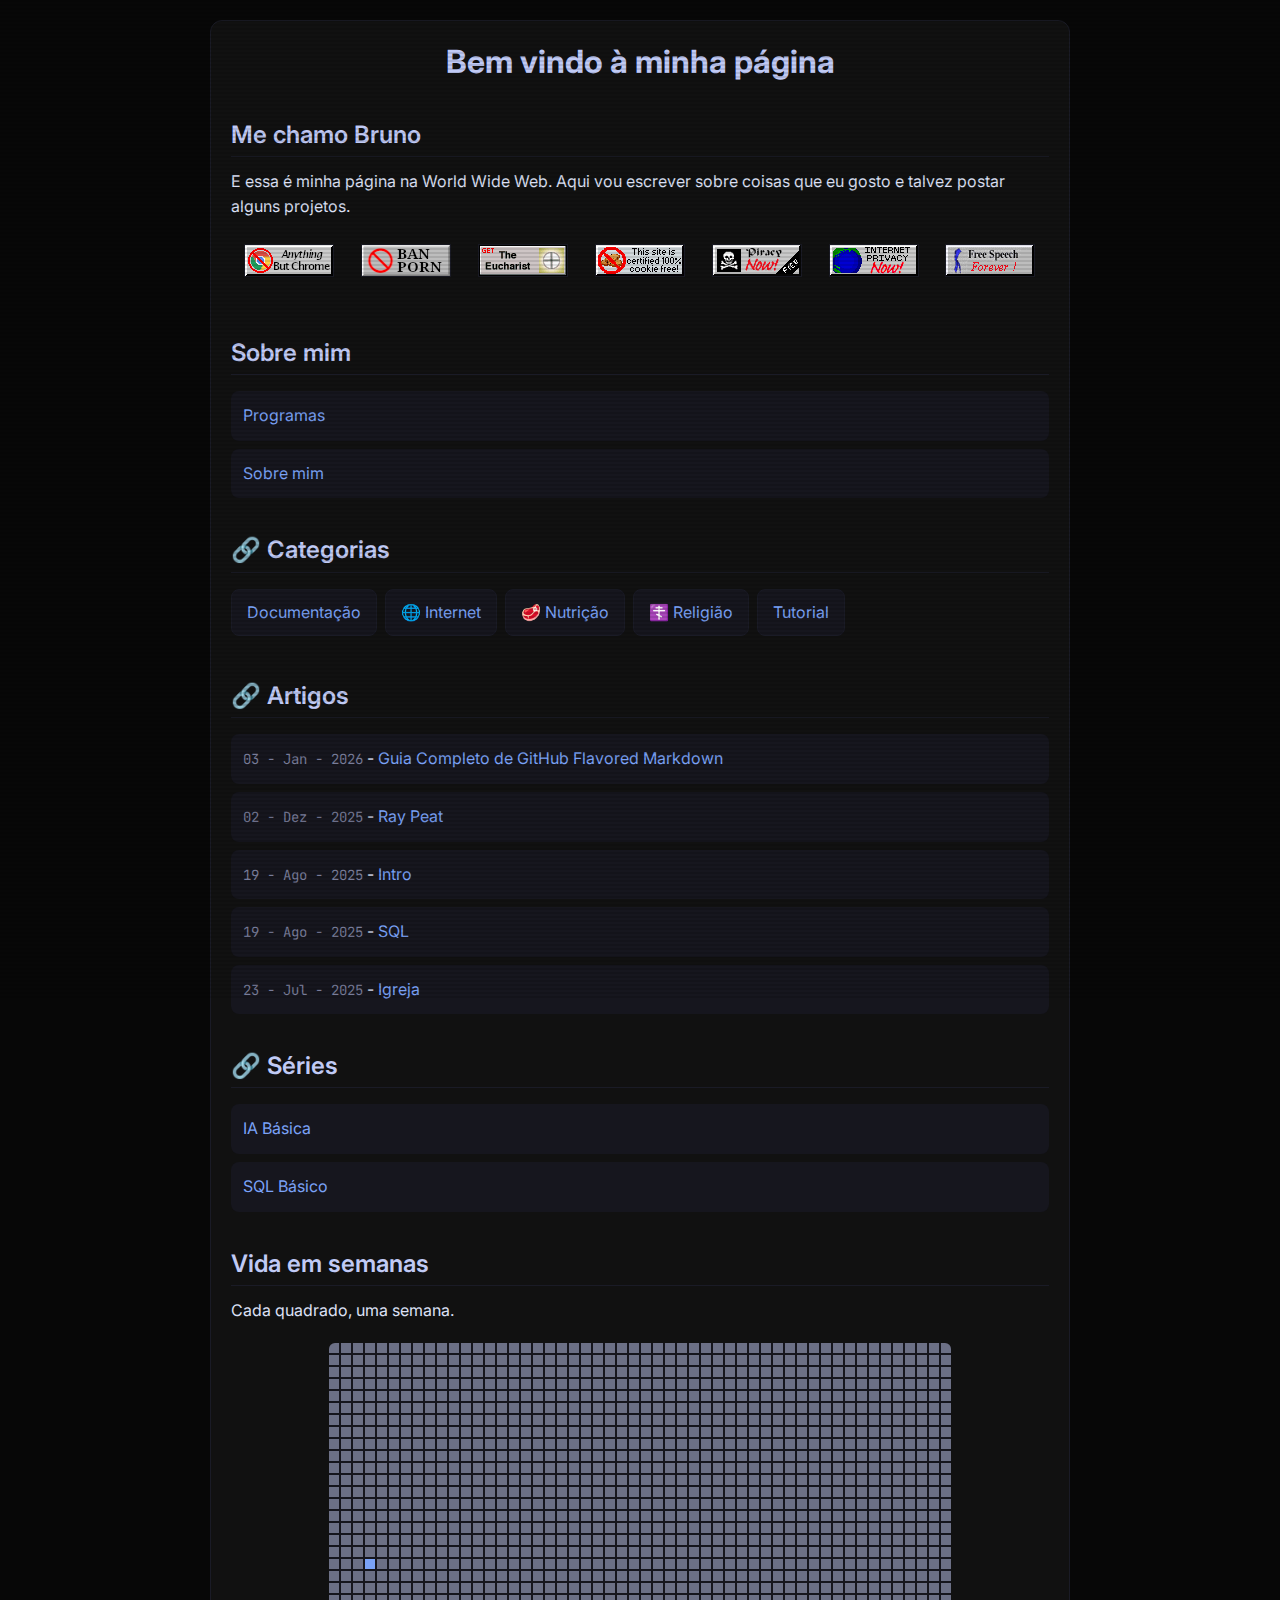
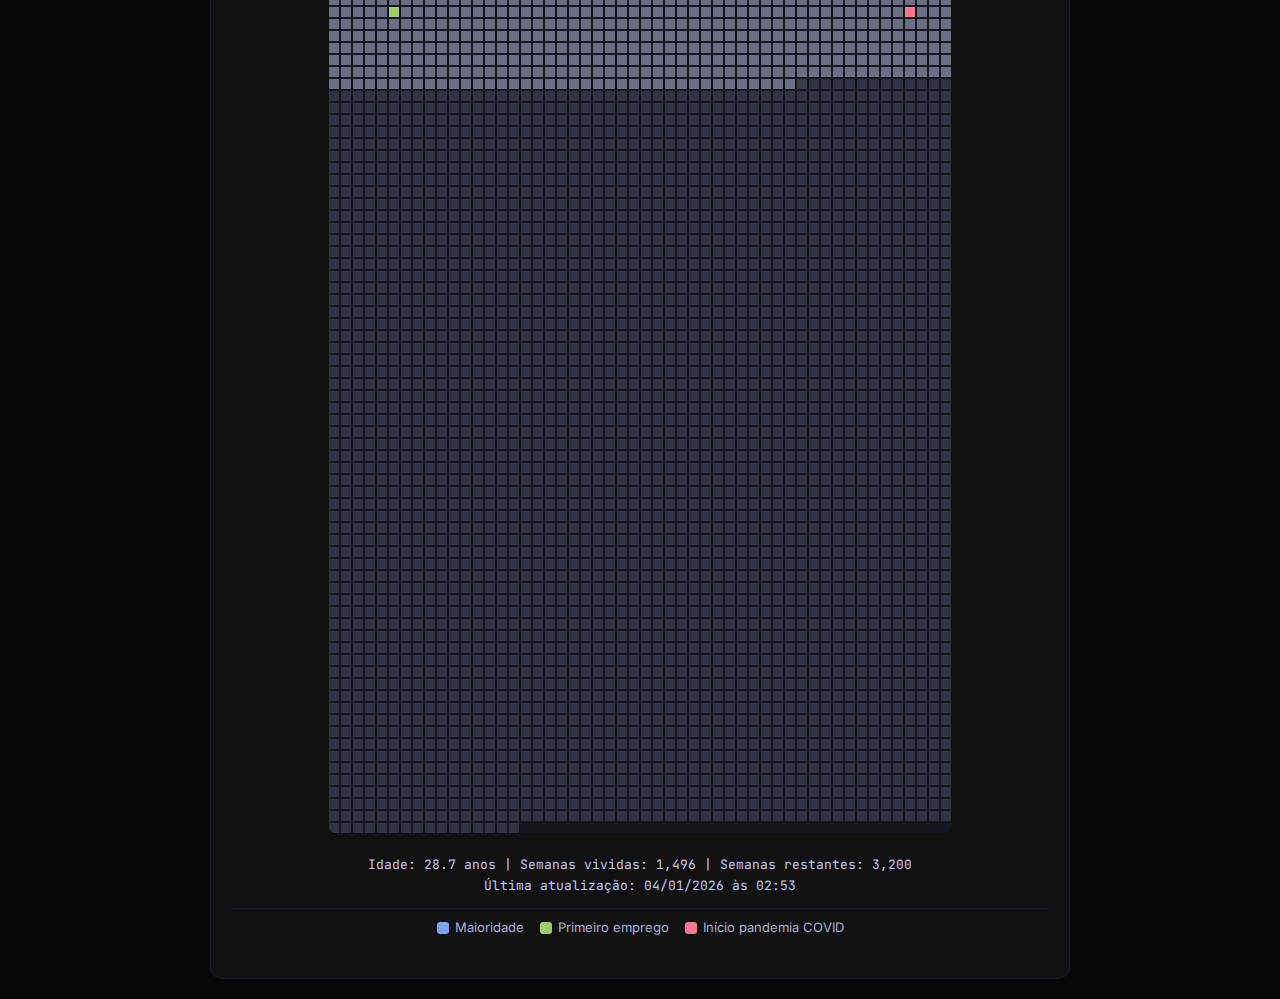
<file: index.html>
<!DOCTYPE html>
<html lang="pt-BR">

<head>
  <meta charset="UTF-8">
  <meta name="viewport" content="width=device-width, initial-scale=1.0">
  <title>Bem vindo à minha página - Meu Blog</title>
  <link rel="stylesheet" href="/static/style.css">
  <link rel="icon" href="/images/favicon.ico" type="image/x-icon">
</head>

<body>
  <main>
<h1><a href="/">Bem vindo à minha página</a></h1>
<h2 id="me-chamo-bruno">Me chamo Bruno</h2>
<p>E essa é minha página na World Wide Web. Aqui vou escrever sobre coisas que eu gosto e talvez postar alguns projetos.</p>
<div class="buttons">
<p><a href="https://spyware.neocities.org/articles/chrome_ptbr"><figure><img alt="anythingbut" src="/images/88x31/anythingbut.gif"/><figcaption>anythingbut</figcaption></figure></a></p>
<p><a href="https://nofap.com/rebooting/"><figure><img alt="banporn" src="/images/88x31/banporn.gif"/><figcaption>banporn</figcaption></figure></a></p>
<p><a href="https://orthodoxwiki.org/Eucharist"><figure><img alt="get-eucharist" src="/images/88x31/get-eucharist.gif"/><figcaption>get-eucharist</figcaption></figure></a></p>
<p><a href="https://addons.mozilla.org/en-US/firefox/addon/istilldontcareaboutcookies/"><figure><img alt="nocookie" src="/images/88x31/nocookie.png"/><figcaption>nocookie</figcaption></figure></a></p>
<p><a href="https://www.reddit.com/r/Piracy/wiki/megathread/"><figure><img alt="piracy" src="/images/88x31/piracy.gif"/><figcaption>piracy</figcaption></figure></a></p>
<p><a href="https://www.privacyguides.org/en/"><figure><img alt="privacy" src="/images/88x31/internetprivacy.gif"/><figcaption>privacy</figcaption></figure></a></p>
<p><a href="https://www.activism.net/cypherpunk/manifesto.html"><figure><img alt="speech" src="/images/88x31/speech.gif"/><figcaption>speech</figcaption></figure></a></p>
</div>
<h2 id="sobre-mim">Sobre mim</h2>
<ul class="page-list"><li><a href="/programas">Programas</a></li><li><a href="/sobre-mim">Sobre mim</a></li></ul>
<h2 id="🔗-categorias"><a href="/categorias/">🔗</a> Categorias</h2>
<ul class="category-list"><li><a href="/categorias/documentacao" id="tag_documentacao">Documentação</a></li><li><a href="/categorias/internet" id="tag_internet">Internet</a></li><li><a href="/categorias/nutricao" id="tag_nutricao">Nutrição</a></li><li><a href="/categorias/religiao" id="tag_religiao">Religião</a></li><li><a href="/categorias/tutorial" id="tag_tutorial">Tutorial</a></li></ul>
<h2 id="🔗-artigos"><a href="/artigos/">🔗</a> Artigos</h2>
<ul class="article-list"><li><span class="article-date">03 - Jan - 2026</span> - <a href="/artigos/gfm_complete_example">Guia Completo de GitHub Flavored Markdown</a></li><li><span class="article-date">02 - Dez - 2025</span> - <a href="/artigos/nutricao">Ray Peat</a></li><li><span class="article-date">19 - Ago - 2025</span> - <a href="/series/ia-basica/sql">Intro</a></li><li><span class="article-date">19 - Ago - 2025</span> - <a href="/series/sql-basico/sql">SQL</a></li><li><span class="article-date">23 - Jul - 2025</span> - <a href="/artigos/igreja">Igreja</a></li></ul>
<h2 id="🔗-series"><a href="/series/">🔗</a> Séries</h2>
<ul class="series-list"><li><a href="/series/ia-basica">IA Básica</a></li><li><a href="/series/sql-basico">SQL Básico</a></li></ul>
<h2 id="vida-em-semanas">Vida em semanas</h2>
<p>Cada quadrado, uma semana.</p>
<div class="lifegrid-container" style="max-width:100%;margin:20px auto;text-align:center;font-family:Inter,system-ui,sans-serif;color:#a9b1d6;font-size:14px;">
<canvas id="lifeGrid" style="max-width:100%;height:auto;border-radius:6px;background:#16161e;"></canvas>
<div class="lifegrid-caption" style="margin-top:15px;font-family:Inter,system-ui,sans-serif;color:#a9b1d6;font-size:14px;line-height:1.6;">
<div style="margin-bottom:12px;font-family:JetBrains Mono,monospace;color:#c0caf5;font-size:13px;">
      Idade: 28.7 anos | Semanas vividas: 1,496 | Semanas restantes: 3,200<br/>
      Última atualização: 04/01/2026 às 02:53
    </div>
<div style="display:flex;flex-direction:column;gap:8px;">
<div style="display:flex;justify-content:center;flex-wrap:wrap;gap:16px;padding-top:8px;border-top:1px solid #1a1b26;">
<span style="display:flex;align-items:center;gap:6px;font-family:Inter,system-ui,sans-serif;color:#a9b1d6;font-size:13px;"><span style="width:12px;height:12px;border-radius:3px;background-color:#7aa2f7;"></span> Maioridade</span>
<span style="display:flex;align-items:center;gap:6px;font-family:Inter,system-ui,sans-serif;color:#a9b1d6;font-size:13px;"><span style="width:12px;height:12px;border-radius:3px;background-color:#9ece6a;"></span> Primeiro emprego</span>
<span style="display:flex;align-items:center;gap:6px;font-family:Inter,system-ui,sans-serif;color:#a9b1d6;font-size:13px;"><span style="width:12px;height:12px;border-radius:3px;background-color:#f7768e;"></span> Início pandemia COVID</span>
</div>
</div>
</div>
</div>
<script>
(function() {
  const canvas = document.getElementById("lifeGrid");
  if (!canvas) return;
  const ctx = canvas.getContext("2d");
  const totalWeeks = 4696;
  const livedWeeks = 1496;
  const weeksPerRow = 52;
  const rows = 91;
  const baseSquareSize = 10;
  const baseGap = 2;
  let opacity = 1.0;
  let fadingIn = true;
  const marcosEspeciais = [
    {semana: 939, cor: "#7aa2f7"},
    {semana: 1149, cor: "#9ece6a"},
    {semana: 1192, cor: "#f7768e"}
  ];
  function resizeCanvas() {
    const container = canvas.parentElement;
    const containerWidth = container.clientWidth;
    const maxCanvasWidth = Math.min(containerWidth * 0.95, weeksPerRow * (baseSquareSize + baseGap) - baseGap);
    const scale = maxCanvasWidth / (weeksPerRow * (baseSquareSize + baseGap) - baseGap);
    const squareSize = Math.max(baseSquareSize * scale, 3);
    const gap = Math.max(baseGap * scale, 1);
    canvas.width = weeksPerRow * (squareSize + gap) - gap;
    canvas.height = rows * (squareSize + gap) - gap;
    return { squareSize, gap };
  }
  function isMarcoEspecial(week) {
    return marcosEspeciais.find(marco => marco.semana === week);
  }
  function drawGrid() {
    const { squareSize, gap } = resizeCanvas();
    ctx.clearRect(0, 0, canvas.width, canvas.height);
    for (let week = 0; week < totalWeeks; week++) {
      const row = Math.floor(week / weeksPerRow);
      const col = week % weeksPerRow;
      const x = col * (squareSize + gap);
      const y = row * (squareSize + gap);
      const marco = isMarcoEspecial(week);
      if (marco) {
        ctx.fillStyle = marco.cor;
        ctx.fillRect(x, y, squareSize, squareSize);
      } else if (week < livedWeeks - 1) {
        ctx.fillStyle = "#6c7086";
        ctx.fillRect(x, y, squareSize, squareSize);
      } else if (week === livedWeeks - 1 && livedWeeks > 0) {
        ctx.fillStyle = `rgb(108, 112, 134, ${opacity})`;
        ctx.fillRect(x, y, squareSize, squareSize);
      } else {
        ctx.fillStyle = "#313244";
        ctx.fillRect(x, y, squareSize, squareSize);
      }
    }
  }
  function animate() {
    if (fadingIn) {
      opacity += 0.003;
      if (opacity >= 1.0) fadingIn = false;
    } else {
      opacity -= 0.012;
      if (opacity <= 0.3) fadingIn = true;
    }
    drawGrid();
    requestAnimationFrame(animate);
  }
  window.addEventListener("resize", drawGrid);
  drawGrid();
  animate();
})();
</script>

</main>
</body>

</html>
</file>
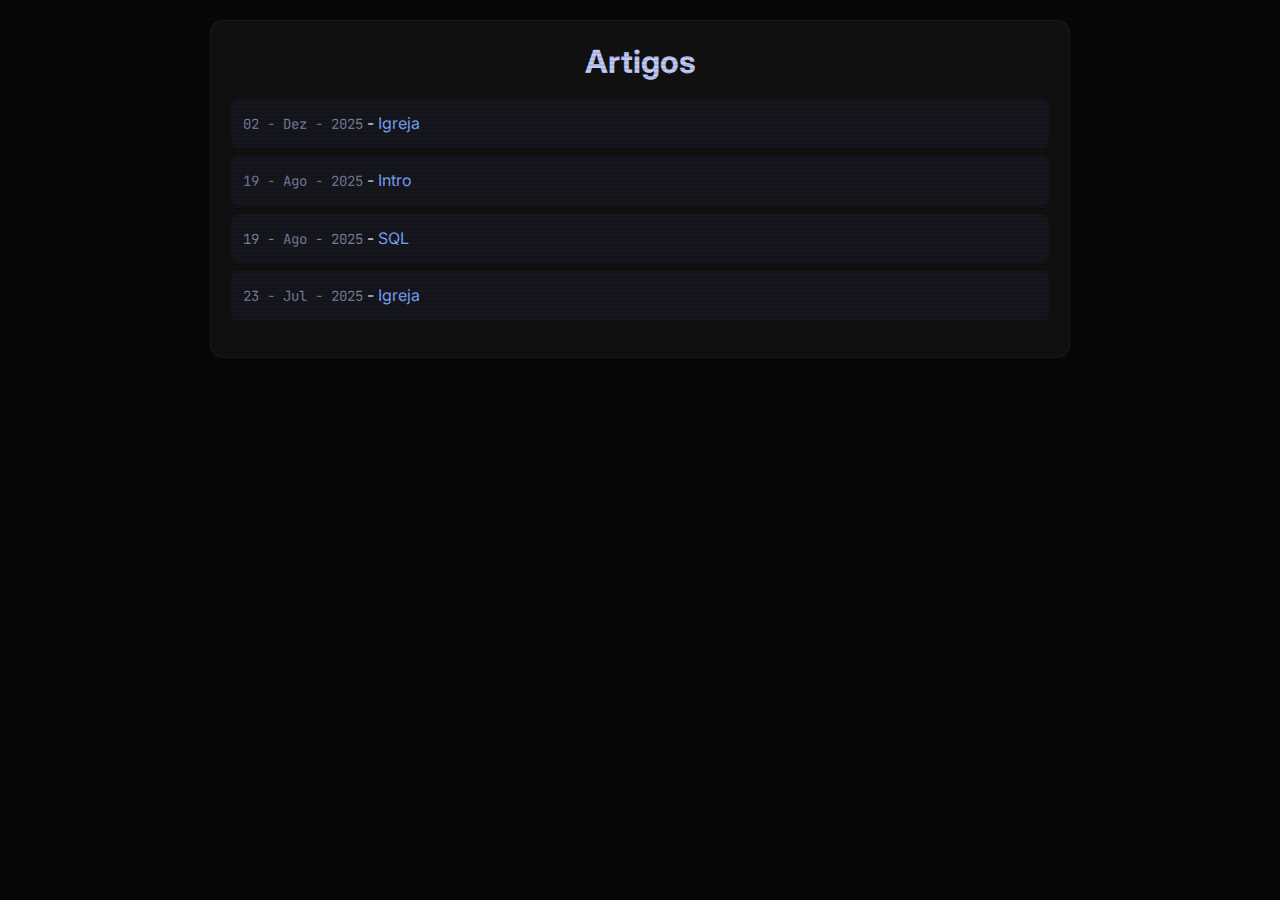
<file: artigos/index.html>
<!DOCTYPE html>
<html lang="pt-BR">

<head>
  <meta charset="UTF-8">
  <meta name="viewport" content="width=device-width, initial-scale=1.0">
  <title>Artigos - Meu Blog</title>
  <link rel="stylesheet" href="/static/style.css">
  <link rel="icon" href="/images/favicon.ico" type="image/x-icon">
</head>

<body>
  <main>
<h1><a href="/">Artigos</a></h1>
<ul class="article-list"><li><span class="article-date">02 - Dez - 2025</span> - <a href="/artigos/nutricao">Igreja</a></li><li><span class="article-date">19 - Ago - 2025</span> - <a href="/series/ia-basica/sql">Intro</a></li><li><span class="article-date">19 - Ago - 2025</span> - <a href="/series/sql-basico/sql">SQL</a></li><li><span class="article-date">23 - Jul - 2025</span> - <a href="/artigos/igreja">Igreja</a></li></ul>
</main>
</body>

</html>
</file>
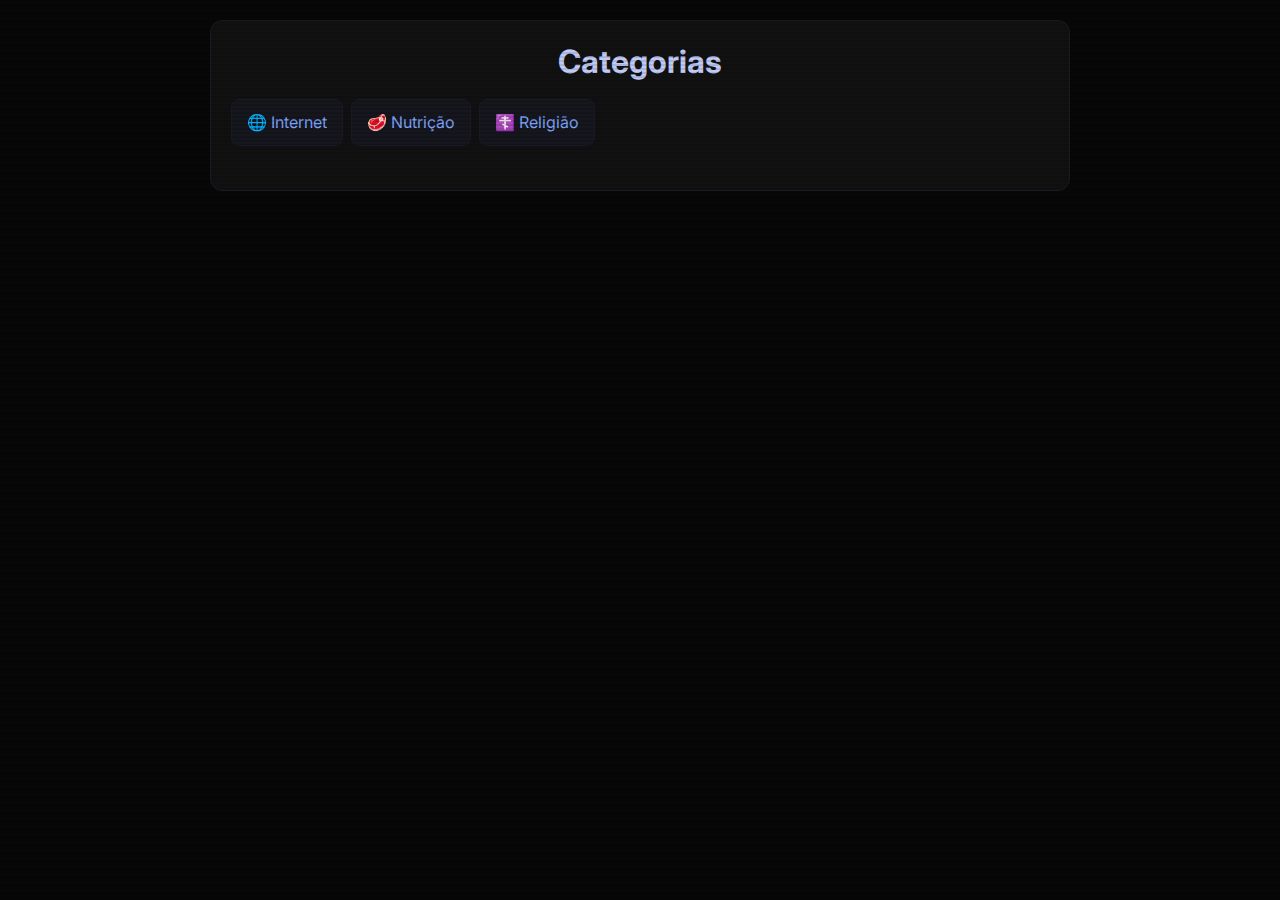
<file: categorias/index.html>
<!DOCTYPE html>
<html lang="pt-BR">

<head>
  <meta charset="UTF-8">
  <meta name="viewport" content="width=device-width, initial-scale=1.0">
  <title>Categorias - Meu Blog</title>
  <link rel="stylesheet" href="/static/style.css">
  <link rel="icon" href="/images/favicon.ico" type="image/x-icon">
</head>

<body>
  <main>
<h1><a href="/">Categorias</a></h1>
<ul class="category-list"><li><a id="tag_internet" href="/categorias/internet">Internet</a></li><li><a id="tag_nutricao" href="/categorias/nutricao">Nutrição</a></li><li><a id="tag_religiao" href="/categorias/religiao">Religião</a></li></ul>
</main>
</body>

</html>
</file>
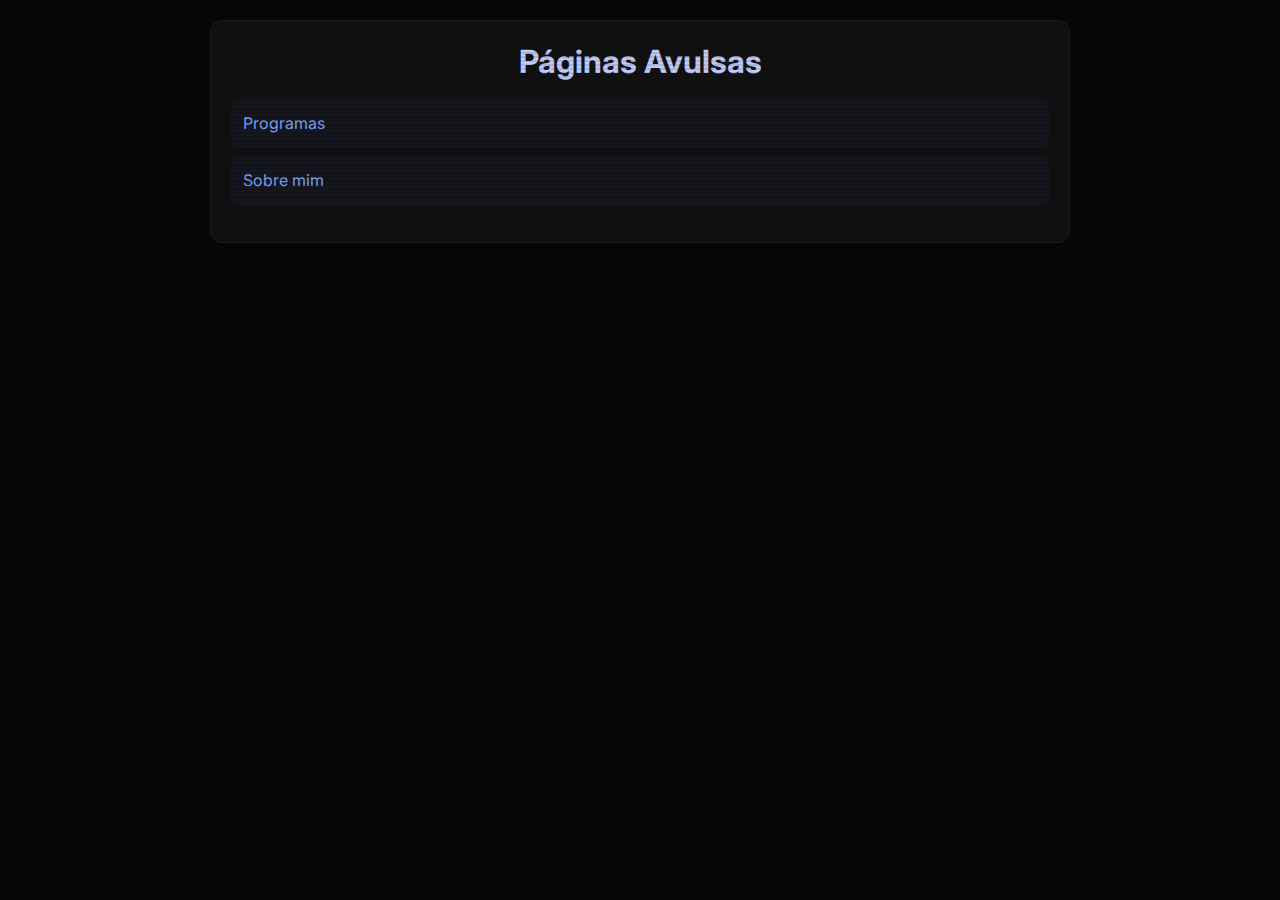
<file: paginas/index.html>
<!DOCTYPE html>
<html lang="pt-BR">

<head>
  <meta charset="UTF-8">
  <meta name="viewport" content="width=device-width, initial-scale=1.0">
  <title>Páginas Avulsas - Meu Blog</title>
  <link rel="stylesheet" href="/static/style.css">
  <link rel="icon" href="/images/favicon.ico" type="image/x-icon">
</head>

<body>
  <main>
<h1><a href="/">Páginas Avulsas</a></h1>
<ul class="page-list"><li><a href="/programas">Programas</a></li><li><a href="/sobre-mim">Sobre mim</a></li></ul>
</main>
</body>

</html>
</file>
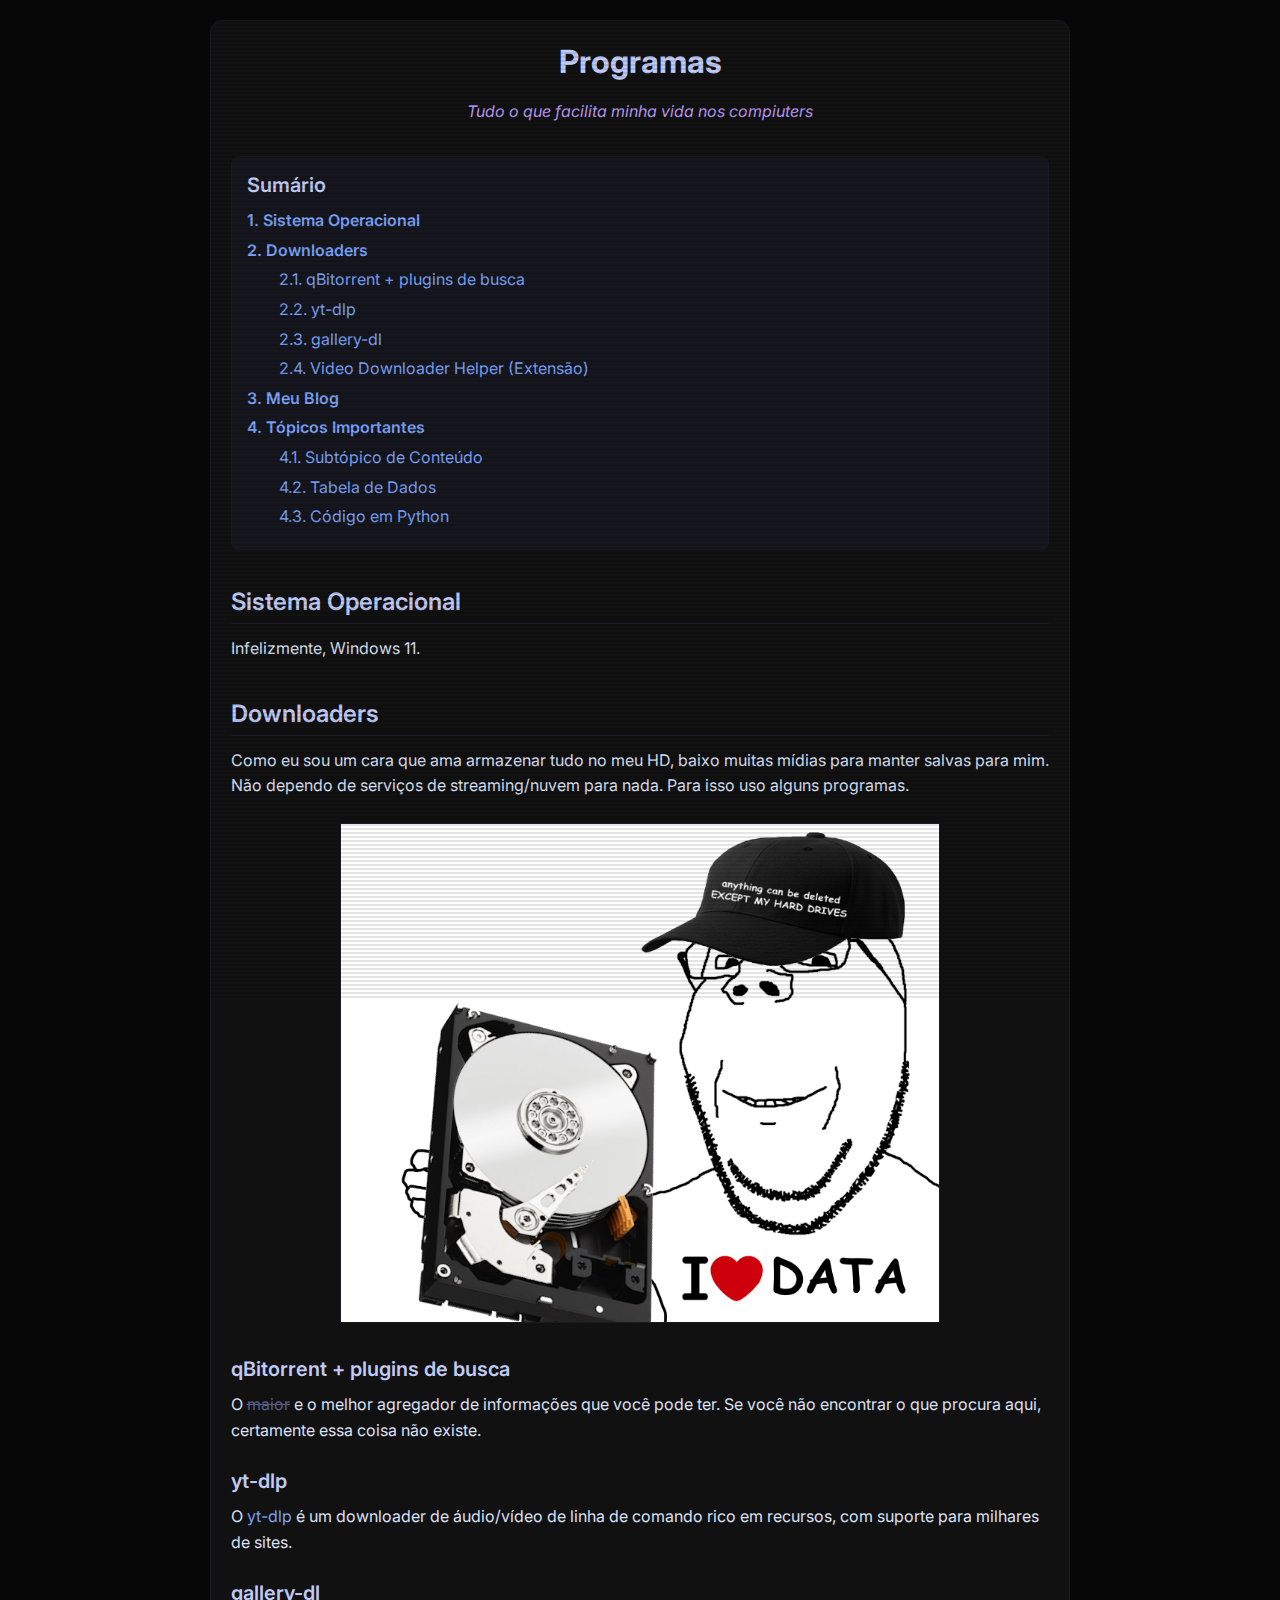
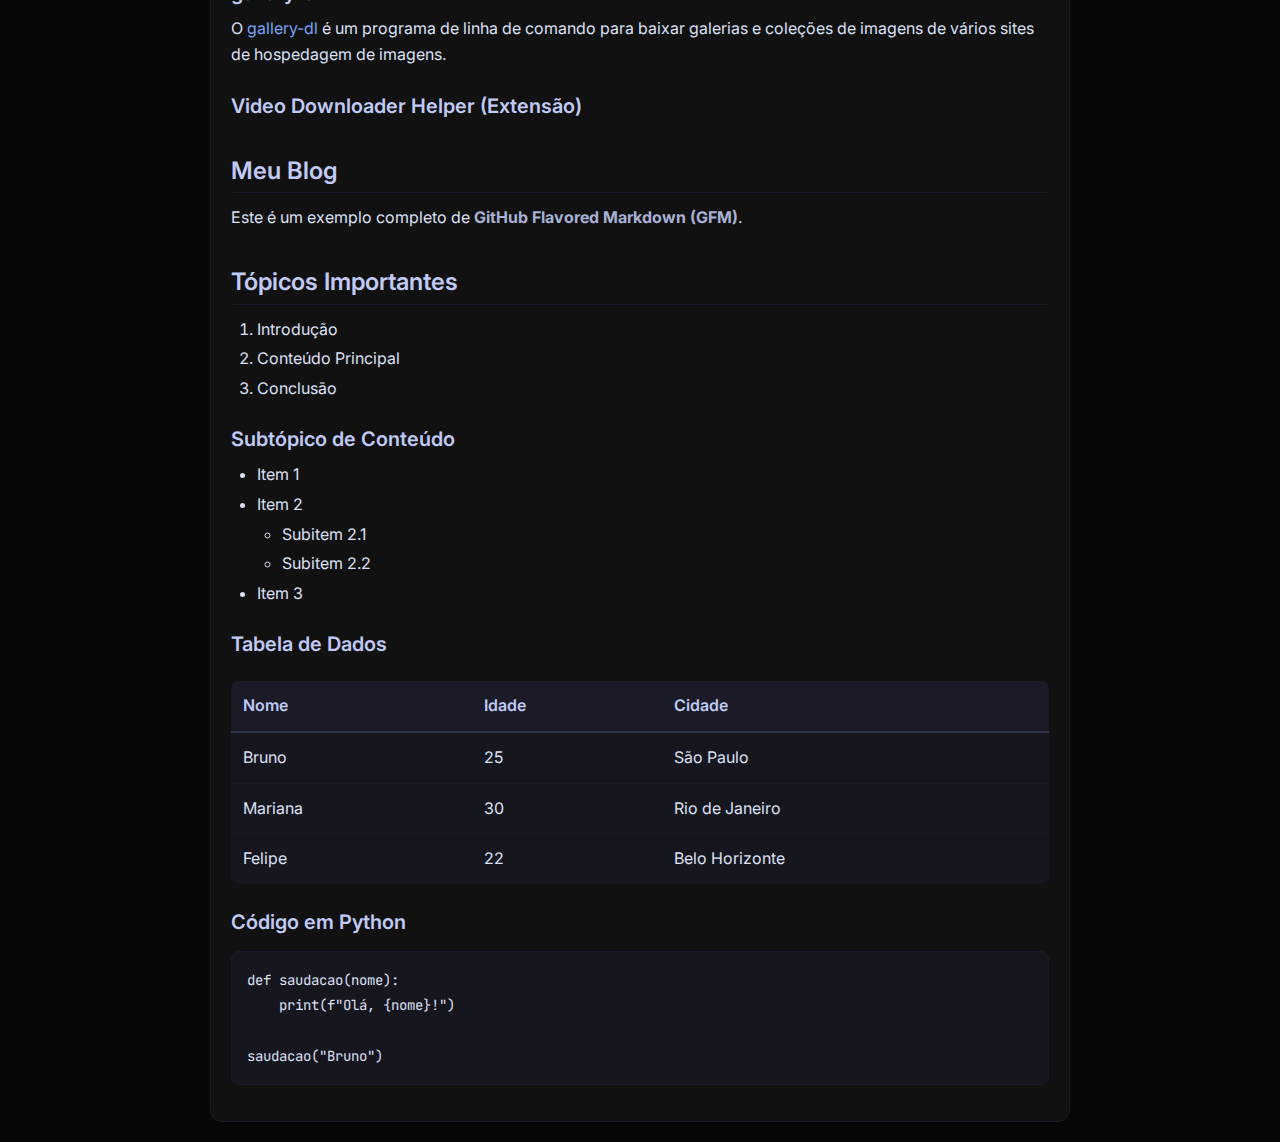
<file: programas/index.html>
<!DOCTYPE html>
<html lang="pt-BR">

<head>
  <meta charset="UTF-8">
  <meta name="viewport" content="width=device-width, initial-scale=1.0">
  <title>Programas - Meu Blog</title>
  <link rel="stylesheet" href="/static/style.css">
  <link rel="icon" href="/images/favicon.ico" type="image/x-icon">
</head>

<body>
  <main>
<h1><a href="/">Programas</a></h1>

<p class="subtitle"><em>Tudo o que facilita minha vida nos compiuters</em></p>


<div class="toc">
  <h2>Sumário</h2>
  <ul class="toc-list">
    
    <li class="toc-h2">
      <a href="#sistema-operacional">1. Sistema Operacional</a>
    </li>
    
    <li class="toc-h2">
      <a href="#downloaders">2. Downloaders</a>
    </li>
    
    <li class="toc-h3">
      <a href="#qbitorrent-+-plugins-de-busca">2.1. qBitorrent + plugins de busca</a>
    </li>
    
    <li class="toc-h3">
      <a href="#yt-dlp">2.2. yt-dlp</a>
    </li>
    
    <li class="toc-h3">
      <a href="#gallery-dl">2.3. gallery-dl</a>
    </li>
    
    <li class="toc-h3">
      <a href="#video-downloader-helper-(extensao)">2.4. Video Downloader Helper (Extensão)</a>
    </li>
    
    <li class="toc-h2">
      <a href="#meu-blog">3. Meu Blog</a>
    </li>
    
    <li class="toc-h2">
      <a href="#topicos-importantes">4. Tópicos Importantes</a>
    </li>
    
    <li class="toc-h3">
      <a href="#subtopico-de-conteudo">4.1. Subtópico de Conteúdo</a>
    </li>
    
    <li class="toc-h3">
      <a href="#tabela-de-dados">4.2. Tabela de Dados</a>
    </li>
    
    <li class="toc-h3">
      <a href="#codigo-em-python">4.3. Código em Python</a>
    </li>
    
  </ul>
</div>

<h2 id="sistema-operacional">Sistema Operacional</h2>
<p>Infelizmente, Windows 11.</p>
<h2 id="downloaders">Downloaders</h2>
<p>Como eu sou um cara que ama armazenar tudo no meu HD, baixo muitas mídias para manter salvas para mim. Não dependo de serviços de streaming/nuvem para nada. Para isso uso alguns programas.</p>
<p><figure><img alt=" " src="/images/datawojak.png"/></figure></p>
<h3 id="qbitorrent-+-plugins-de-busca">qBitorrent + plugins de busca</h3>
<p>O <s>maior</s> e o melhor agregador de informações que você pode ter. Se você não encontrar o que procura aqui, certamente essa coisa não existe.</p>
<h3 id="yt-dlp">yt-dlp</h3>
<p>O <a href="https://github.com/yt-dlp/yt-dlp">yt-dlp</a> é um downloader de áudio/vídeo de linha de comando rico em recursos, com suporte para milhares de sites.</p>
<h3 id="gallery-dl">gallery-dl</h3>
<p>O <a href="https://github.com/mikf/gallery-dl">gallery-dl</a> é um programa de linha de comando para baixar galerias e coleções de imagens de vários sites de hospedagem de imagens.</p>
<h3 id="video-downloader-helper-(extensao)">Video Downloader Helper (Extensão)</h3>
<h2 id="meu-blog">Meu Blog</h2>
<p>Este é um exemplo completo de <strong>GitHub Flavored Markdown (GFM)</strong>.</p>
<h2 id="topicos-importantes">Tópicos Importantes</h2>
<ol>
<li>Introdução</li>
<li>Conteúdo Principal</li>
<li>Conclusão</li>
</ol>
<h3 id="subtopico-de-conteudo">Subtópico de Conteúdo</h3>
<ul>
<li>Item 1</li>
<li>Item 2
<ul>
<li>Subitem 2.1</li>
<li>Subitem 2.2</li>
</ul>
</li>
<li>Item 3</li>
</ul>
<h3 id="tabela-de-dados">Tabela de Dados</h3>
<table>
<thead>
<tr>
<th>Nome</th>
<th>Idade</th>
<th>Cidade</th>
</tr>
</thead>
<tbody>
<tr>
<td>Bruno</td>
<td>25</td>
<td>São Paulo</td>
</tr>
<tr>
<td>Mariana</td>
<td>30</td>
<td>Rio de Janeiro</td>
</tr>
<tr>
<td>Felipe</td>
<td>22</td>
<td>Belo Horizonte</td>
</tr>
</tbody>
</table>
<h3 id="codigo-em-python">Código em Python</h3>
<pre><code class="language-python">def saudacao(nome):
    print(f"Olá, {nome}!")

saudacao("Bruno")</code></pre>

</main>
</body>

</html>
</file>
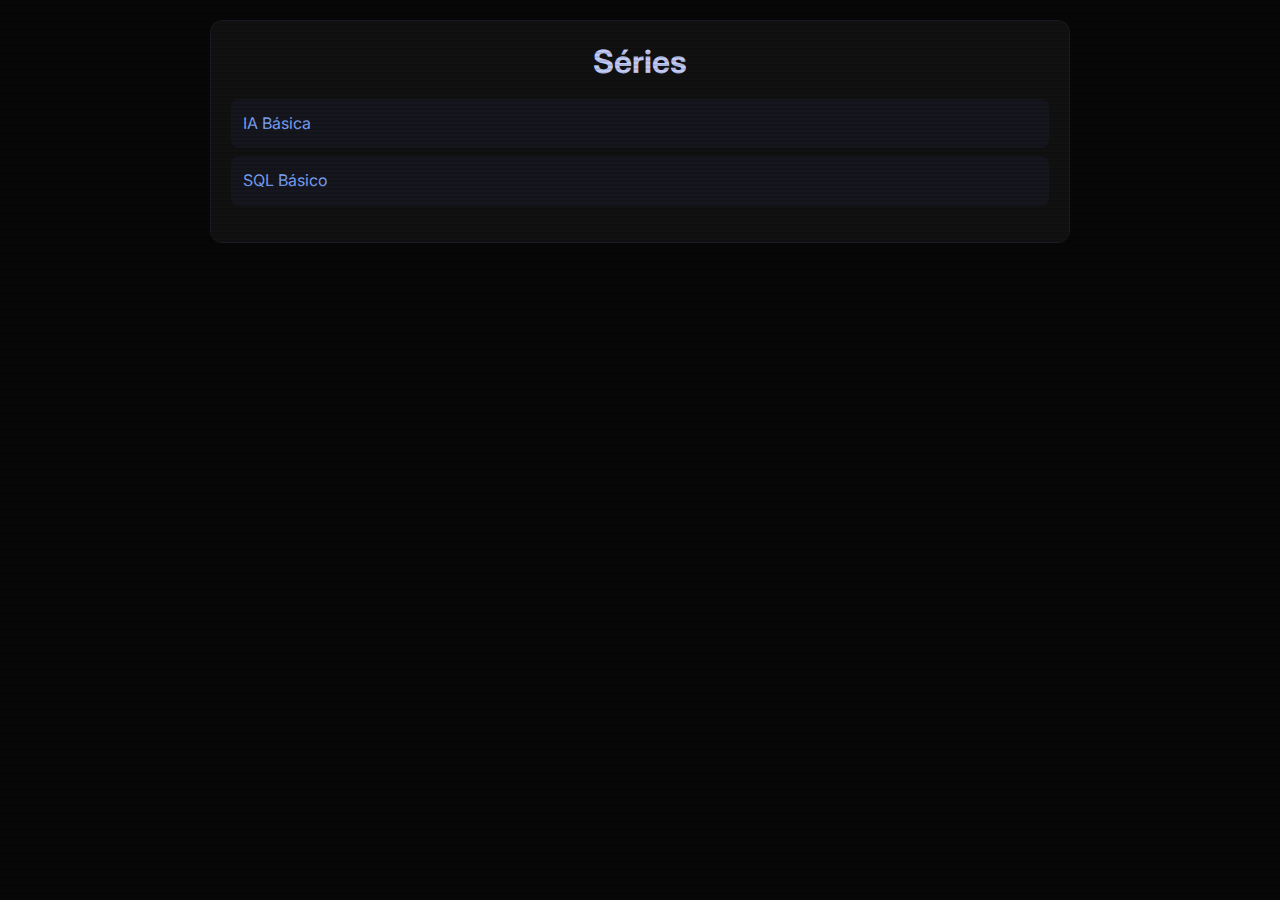
<file: series/index.html>
<!DOCTYPE html>
<html lang="pt-BR">

<head>
  <meta charset="UTF-8">
  <meta name="viewport" content="width=device-width, initial-scale=1.0">
  <title>Séries - Meu Blog</title>
  <link rel="stylesheet" href="/static/style.css">
  <link rel="icon" href="/images/favicon.ico" type="image/x-icon">
</head>

<body>
  <main>
<h1><a href="/">Séries</a></h1>
<ul class="series-list"><li><a href="/series/ia-basica">IA Básica</a></li><li><a href="/series/sql-basico">SQL Básico</a></li></ul>
</main>
</body>

</html>
</file>
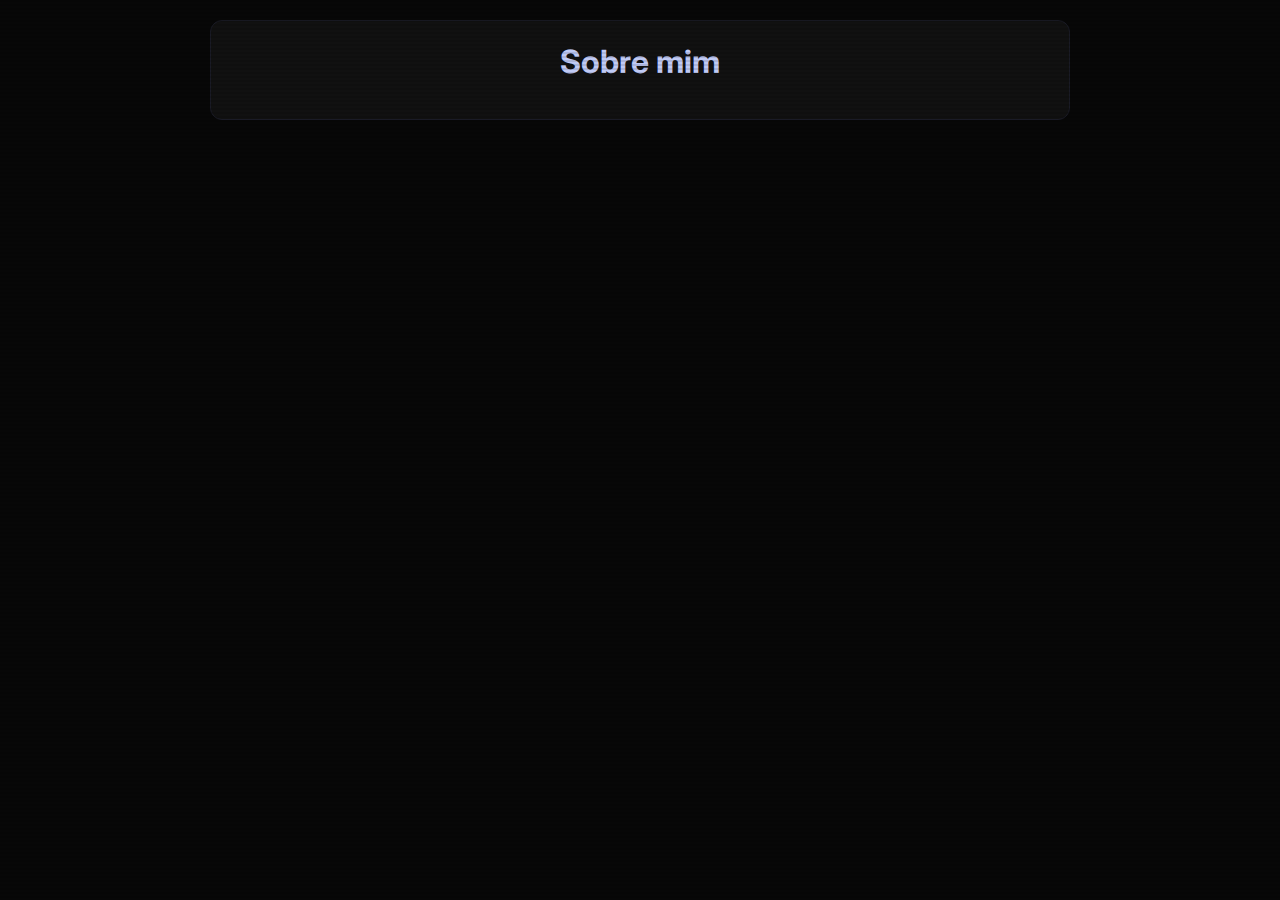
<file: sobre-mim/index.html>
<!DOCTYPE html>
<html lang="pt-BR">

<head>
  <meta charset="UTF-8">
  <meta name="viewport" content="width=device-width, initial-scale=1.0">
  <title>Sobre mim - Meu Blog</title>
  <link rel="stylesheet" href="/static/style.css">
  <link rel="icon" href="/images/favicon.ico" type="image/x-icon">
</head>

<body>
  <main>
<h1><a href="/">Sobre mim</a></h1>



</main>
</body>

</html>
</file>
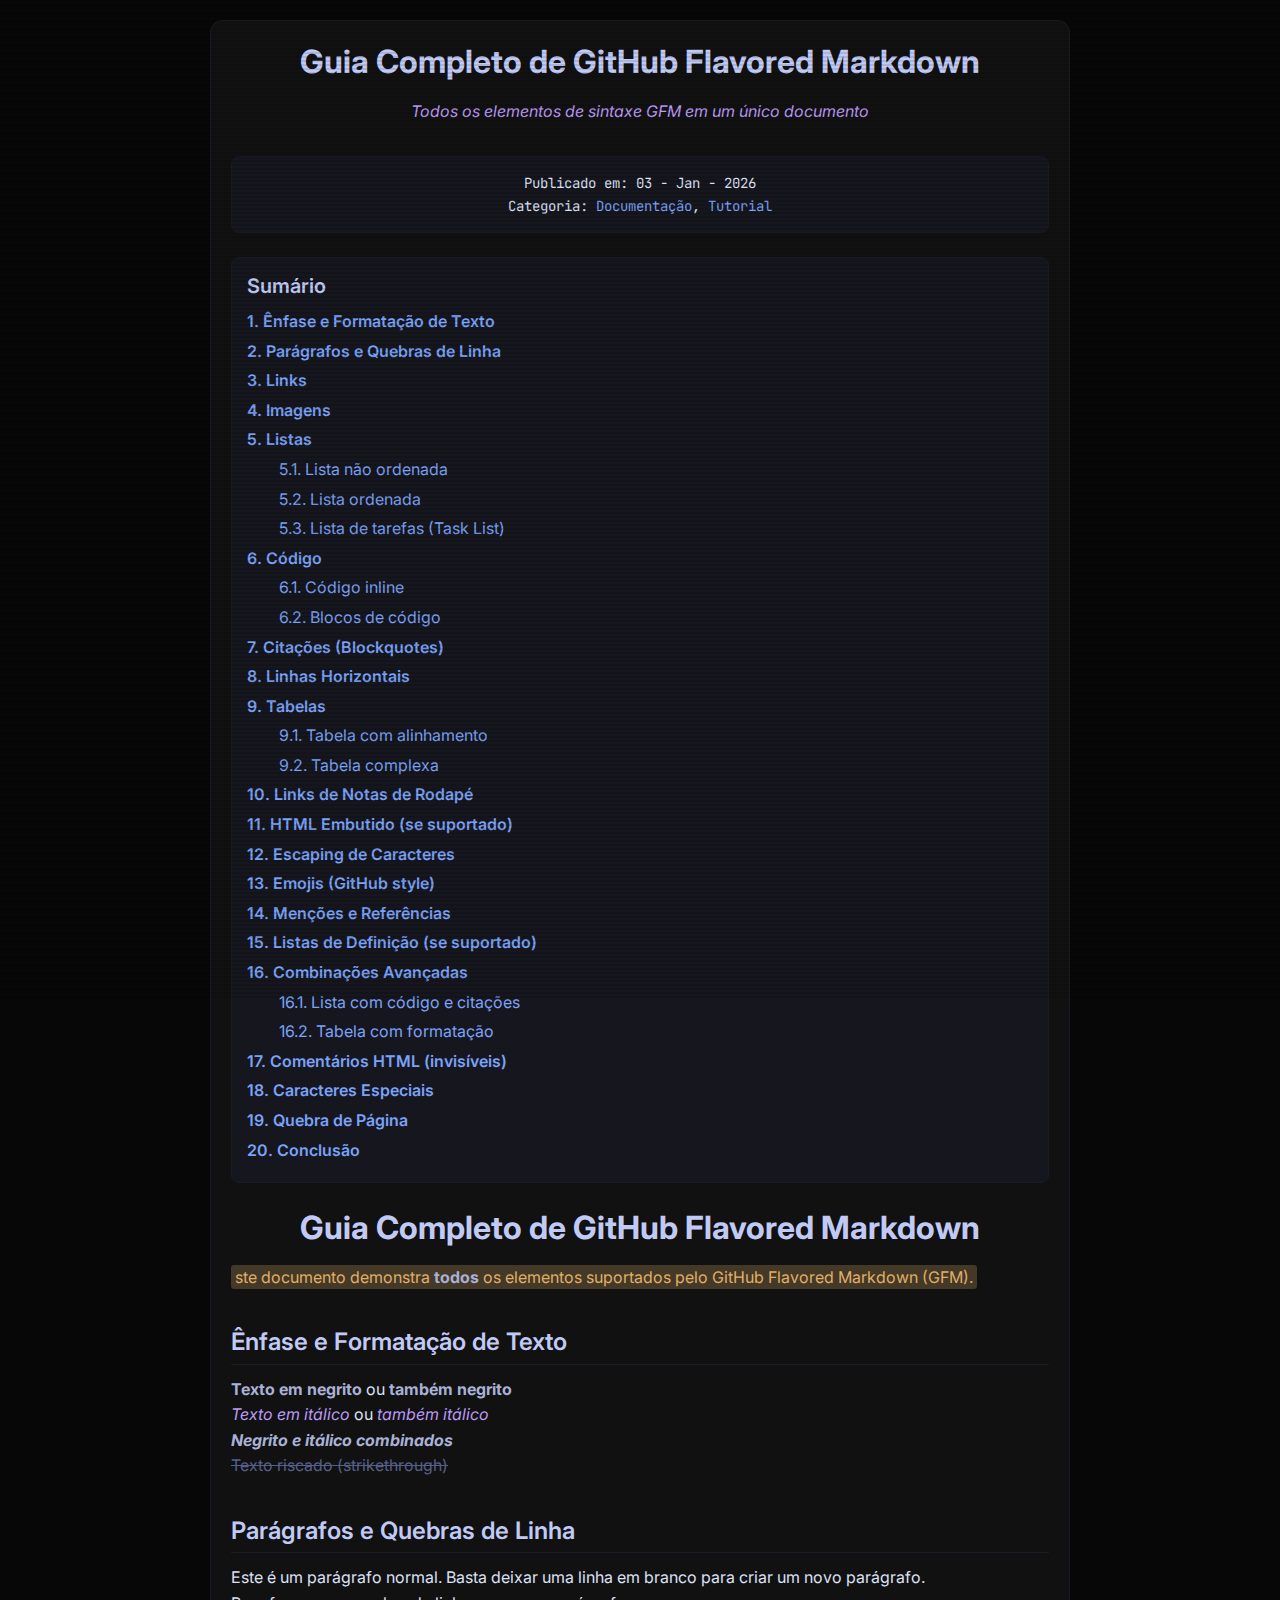
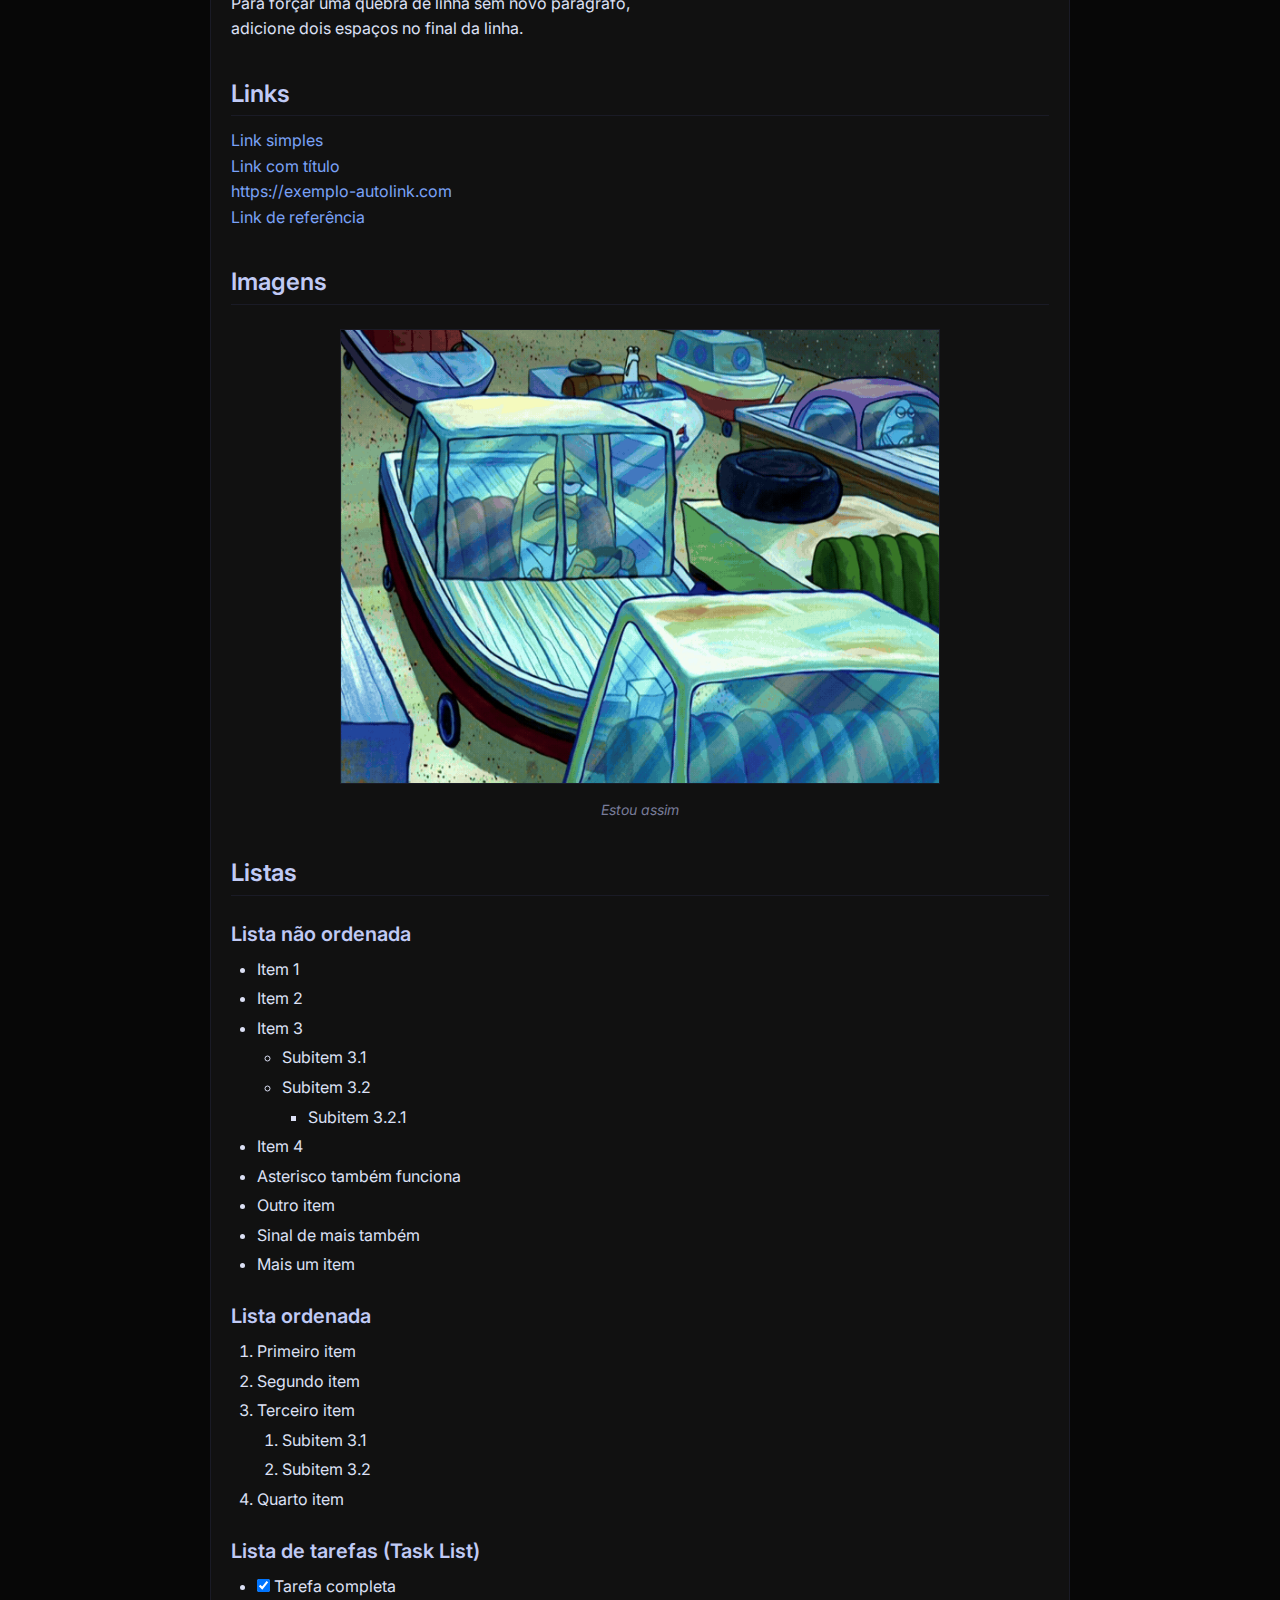
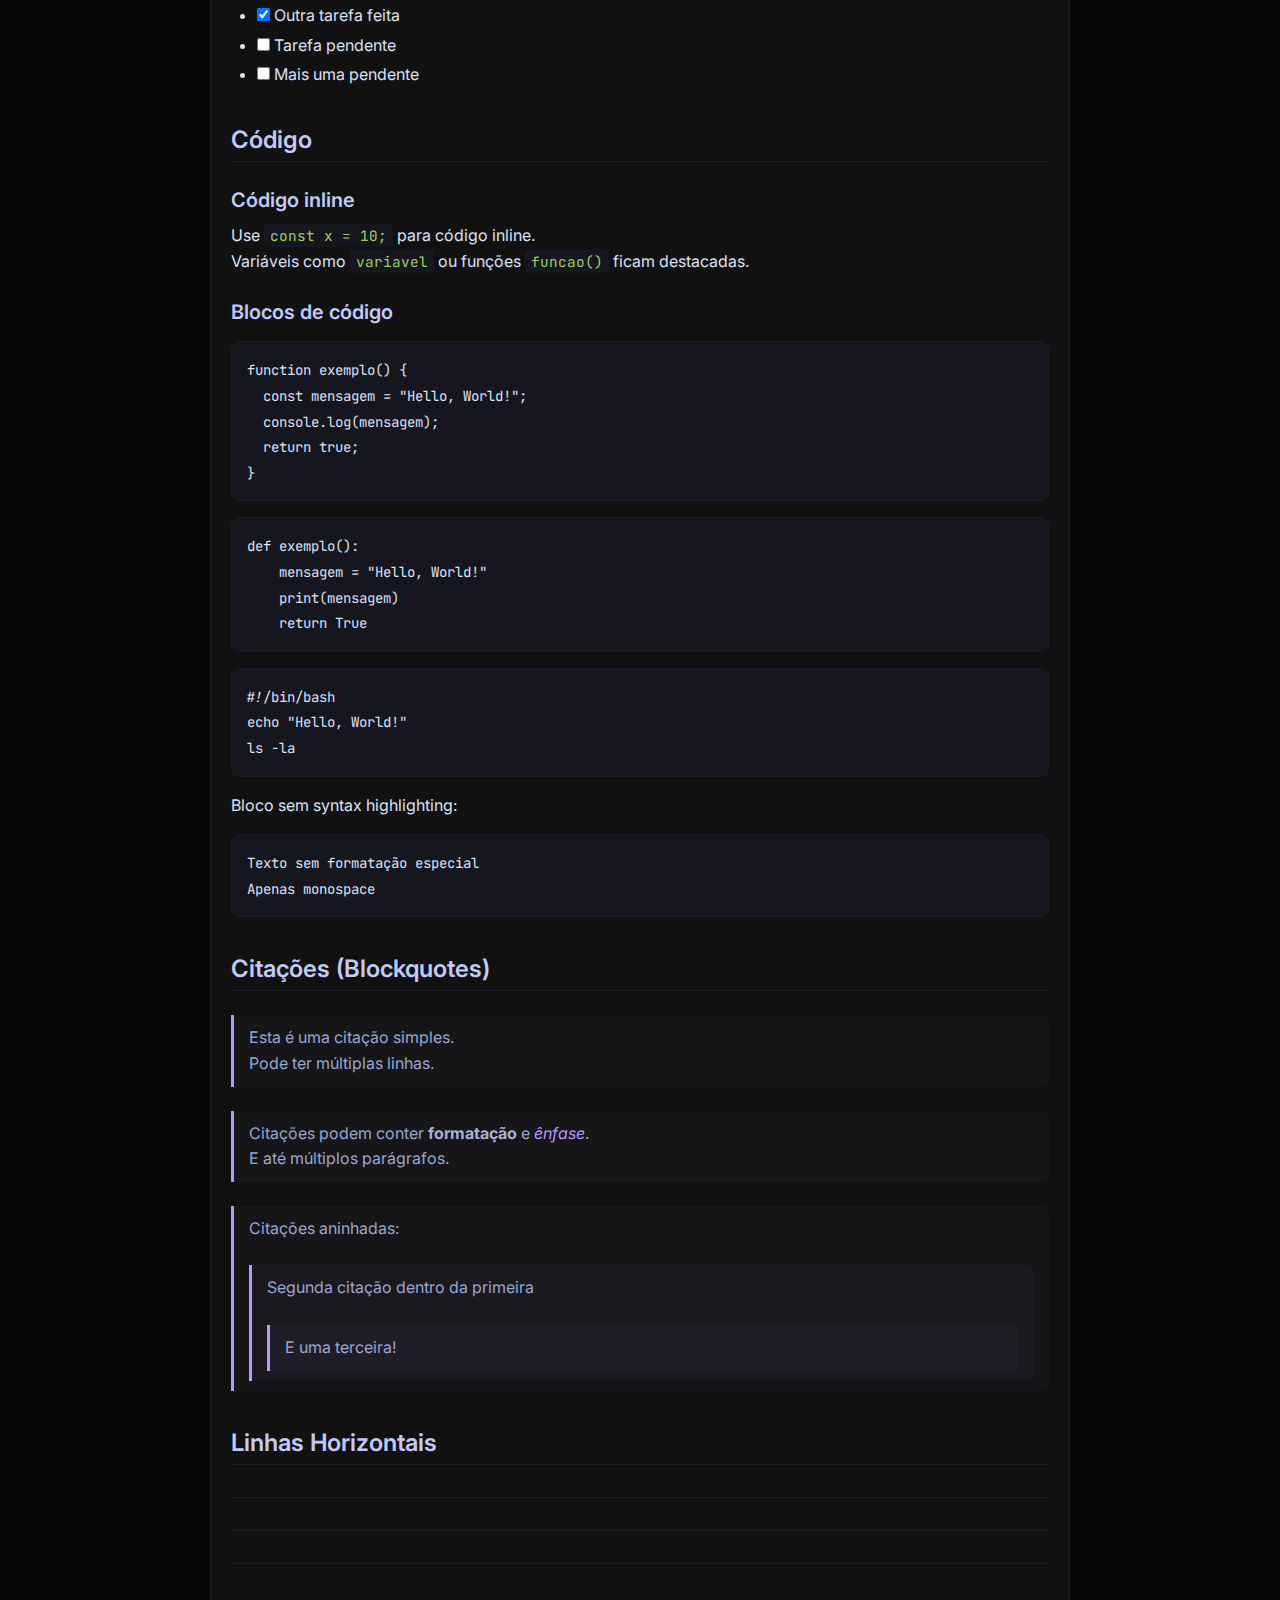
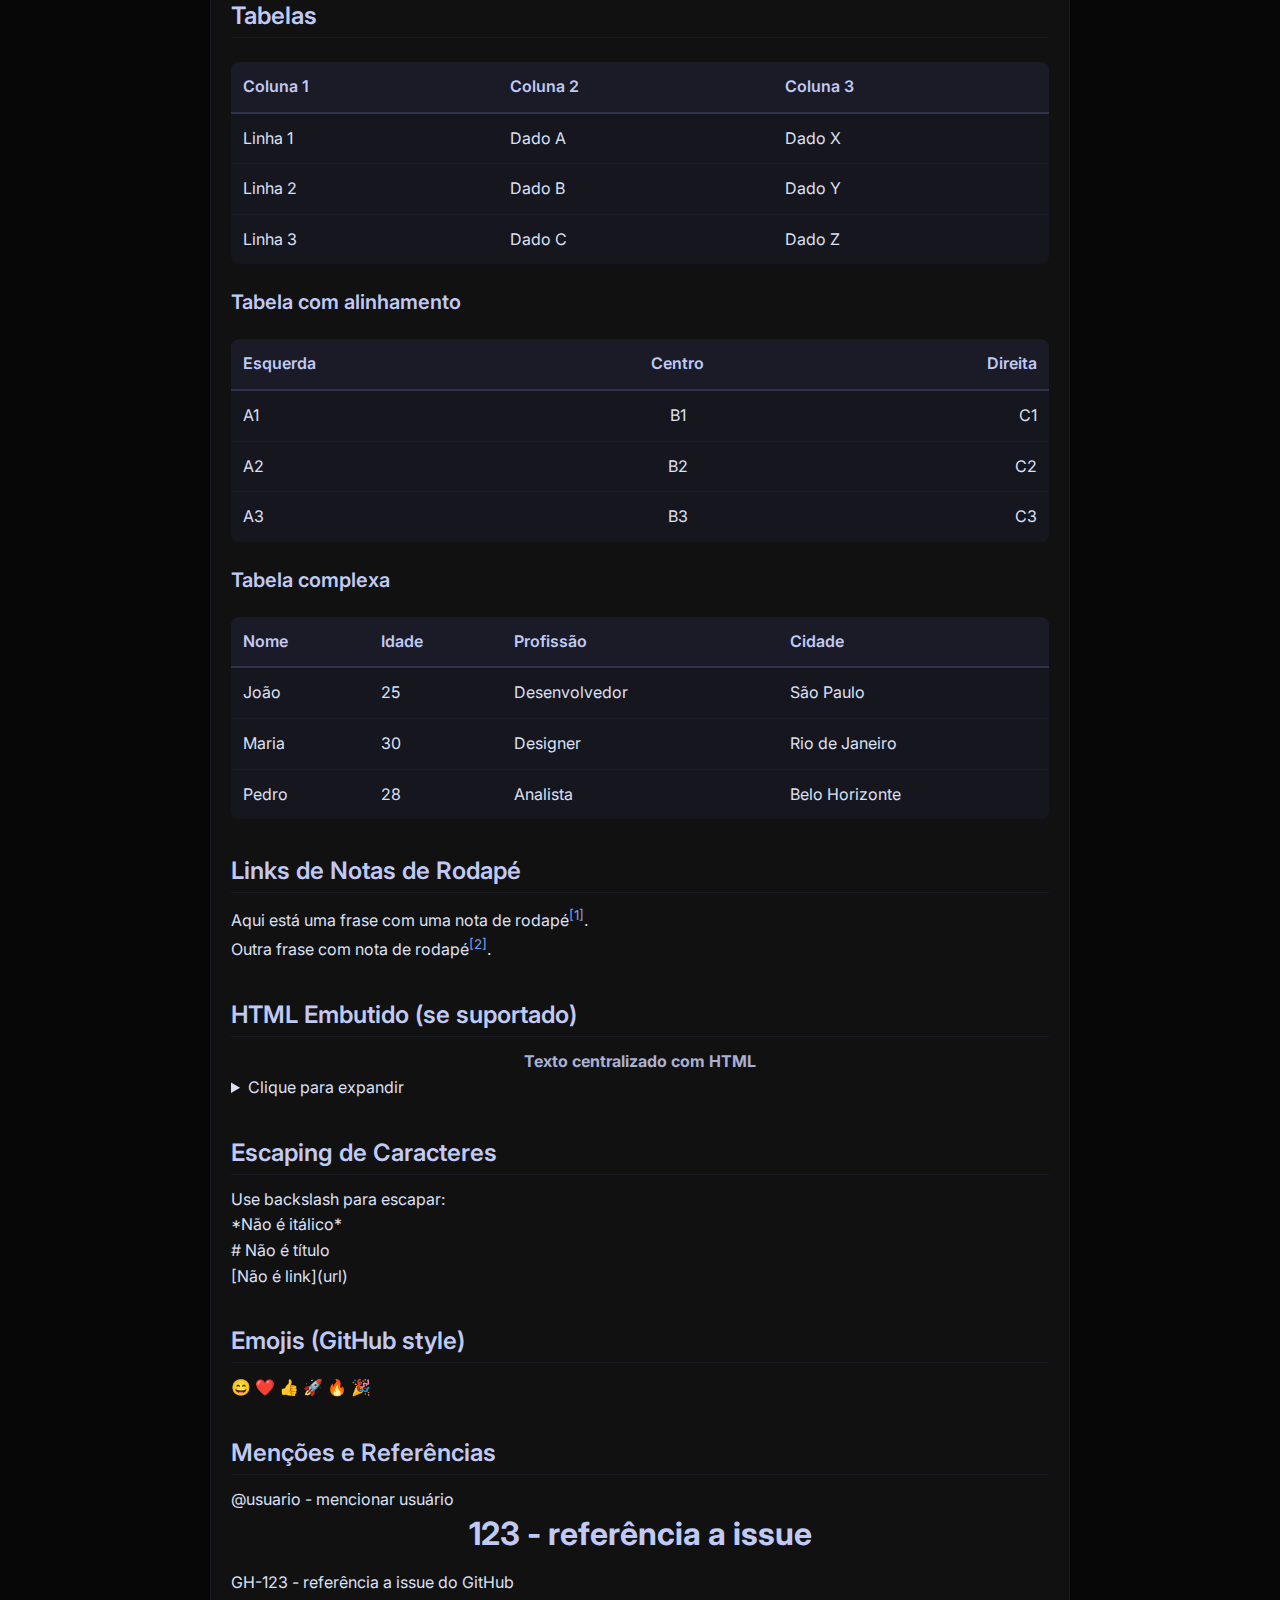
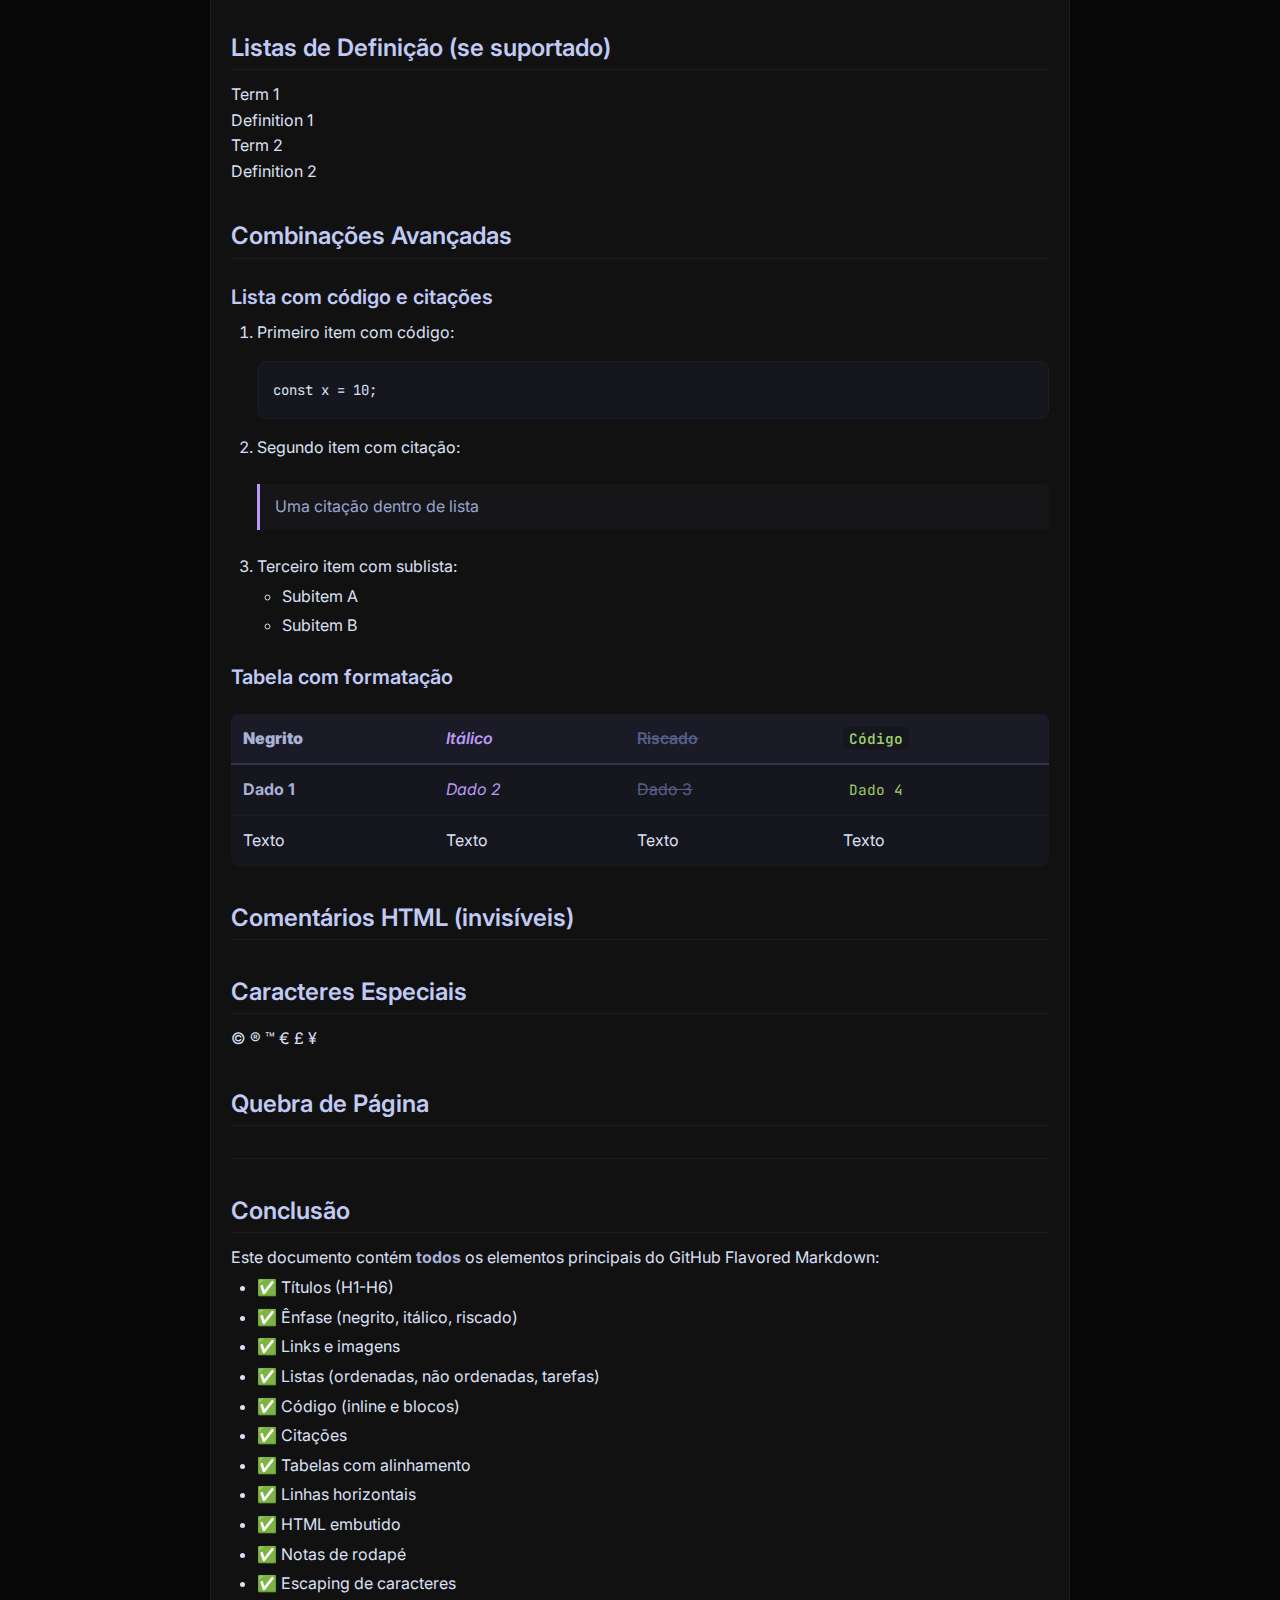
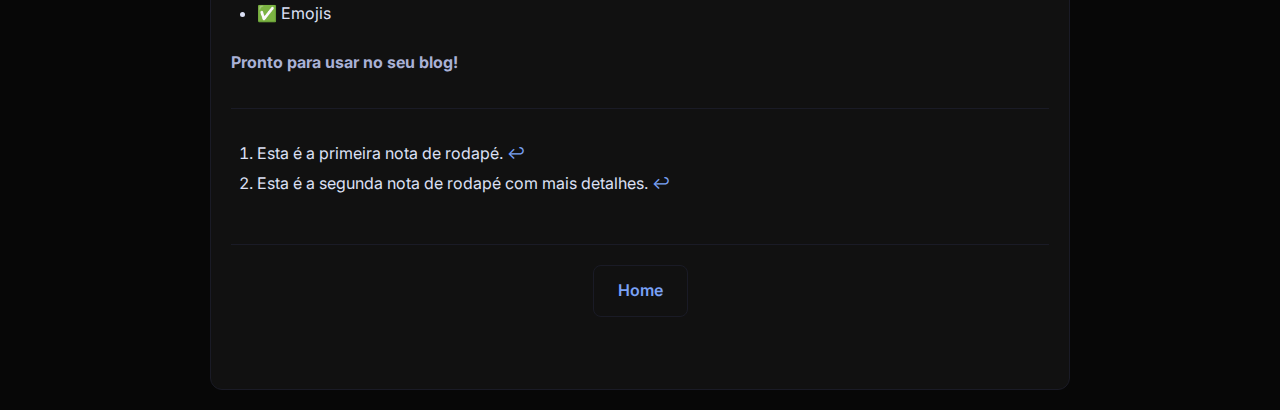
<file: artigos/gfm_complete_example/index.html>
<!DOCTYPE html>
<html lang="pt-BR">

<head>
  <meta charset="UTF-8">
  <meta name="viewport" content="width=device-width, initial-scale=1.0">
  <title>Guia Completo de GitHub Flavored Markdown - Meu Blog</title>
  <link rel="stylesheet" href="/static/style.css">
  <link rel="icon" href="/images/favicon.ico" type="image/x-icon">
</head>

<body>
  <main>
<h1><a href="/">Guia Completo de GitHub Flavored Markdown</a></h1>

<p class="subtitle"><em>Todos os elementos de sintaxe GFM em um único documento</em></p>

<div class="article-meta">
  <div>Publicado em: 03 - Jan - 2026</div>
  <div>
    Categoria: 
    
      
        <a href="/categorias/documentacao">Documentação</a>, 
      
        <a href="/categorias/tutorial">Tutorial</a>
      
    
  </div>
  
</div>

<div class="toc">
  <h2>Sumário</h2>
  <ul class="toc-list">
    
    <li class="toc-h2">
      <a href="#enfase-e-formatacao-de-texto">1. Ênfase e Formatação de Texto</a>
    </li>
    
    <li class="toc-h2">
      <a href="#paragrafos-e-quebras-de-linha">2. Parágrafos e Quebras de Linha</a>
    </li>
    
    <li class="toc-h2">
      <a href="#links">3. Links</a>
    </li>
    
    <li class="toc-h2">
      <a href="#imagens">4. Imagens</a>
    </li>
    
    <li class="toc-h2">
      <a href="#listas">5. Listas</a>
    </li>
    
    <li class="toc-h3">
      <a href="#lista-nao-ordenada">5.1. Lista não ordenada</a>
    </li>
    
    <li class="toc-h3">
      <a href="#lista-ordenada">5.2. Lista ordenada</a>
    </li>
    
    <li class="toc-h3">
      <a href="#lista-de-tarefas-(task-list)">5.3. Lista de tarefas (Task List)</a>
    </li>
    
    <li class="toc-h2">
      <a href="#codigo">6. Código</a>
    </li>
    
    <li class="toc-h3">
      <a href="#codigo-inline">6.1. Código inline</a>
    </li>
    
    <li class="toc-h3">
      <a href="#blocos-de-codigo">6.2. Blocos de código</a>
    </li>
    
    <li class="toc-h2">
      <a href="#citacoes-(blockquotes)">7. Citações (Blockquotes)</a>
    </li>
    
    <li class="toc-h2">
      <a href="#linhas-horizontais">8. Linhas Horizontais</a>
    </li>
    
    <li class="toc-h2">
      <a href="#tabelas">9. Tabelas</a>
    </li>
    
    <li class="toc-h3">
      <a href="#tabela-com-alinhamento">9.1. Tabela com alinhamento</a>
    </li>
    
    <li class="toc-h3">
      <a href="#tabela-complexa">9.2. Tabela complexa</a>
    </li>
    
    <li class="toc-h2">
      <a href="#links-de-notas-de-rodape">10. Links de Notas de Rodapé</a>
    </li>
    
    <li class="toc-h2">
      <a href="#html-embutido-(se-suportado)">11. HTML Embutido (se suportado)</a>
    </li>
    
    <li class="toc-h2">
      <a href="#escaping-de-caracteres">12. Escaping de Caracteres</a>
    </li>
    
    <li class="toc-h2">
      <a href="#emojis-(github-style)">13. Emojis (GitHub style)</a>
    </li>
    
    <li class="toc-h2">
      <a href="#mencoes-e-referencias">14. Menções e Referências</a>
    </li>
    
    <li class="toc-h2">
      <a href="#listas-de-definicao-(se-suportado)">15. Listas de Definição (se suportado)</a>
    </li>
    
    <li class="toc-h2">
      <a href="#combinacoes-avancadas">16. Combinações Avançadas</a>
    </li>
    
    <li class="toc-h3">
      <a href="#lista-com-codigo-e-citacoes">16.1. Lista com código e citações</a>
    </li>
    
    <li class="toc-h3">
      <a href="#tabela-com-formatacao">16.2. Tabela com formatação</a>
    </li>
    
    <li class="toc-h2">
      <a href="#comentarios-html-(invisiveis)">17. Comentários HTML (invisíveis)</a>
    </li>
    
    <li class="toc-h2">
      <a href="#caracteres-especiais">18. Caracteres Especiais</a>
    </li>
    
    <li class="toc-h2">
      <a href="#quebra-de-pagina">19. Quebra de Página</a>
    </li>
    
    <li class="toc-h2">
      <a href="#conclusao">20. Conclusão</a>
    </li>
    
  </ul>
</div>

<h1>Guia Completo de GitHub Flavored Markdown</h1>
<p><mark>ste documento demonstra <strong>todos</strong> os elementos suportados pelo GitHub Flavored Markdown (GFM).</mark></p>
<h2 id="enfase-e-formatacao-de-texto">Ênfase e Formatação de Texto</h2>
<p><strong>Texto em negrito</strong> ou <strong>também negrito</strong></p>
<p><em>Texto em itálico</em> ou <em>também itálico</em></p>
<p><em><strong>Negrito e itálico combinados</strong></em></p>
<p><s>Texto riscado (strikethrough)</s></p>
<h2 id="paragrafos-e-quebras-de-linha">Parágrafos e Quebras de Linha</h2>
<p>Este é um parágrafo normal. Basta deixar uma linha em branco para criar um novo parágrafo.</p>
<p>Para forçar uma quebra de linha sem novo parágrafo,<br/>
adicione dois espaços no final da linha.</p>
<h2 id="links">Links</h2>
<p><a href="https://exemplo.com">Link simples</a></p>
<p><a href="https://exemplo.com" title="Passe o mouse aqui">Link com título</a></p>
<p><a href="https://exemplo-autolink.com">https://exemplo-autolink.com</a></p>
<p><a href="https://exemplo.com" title="Referência no rodapé">Link de referência</a></p>
<h2 id="imagens">Imagens</h2>
<p><figure><img alt="Estou assim" src="/images/corrida_ratos.gif"/><figcaption>Estou assim</figcaption></figure></p>
<h2 id="listas">Listas</h2>
<h3 id="lista-nao-ordenada">Lista não ordenada</h3>
<ul>
<li>
<p>Item 1</p>
</li>
<li>
<p>Item 2</p>
</li>
<li>
<p>Item 3</p>
<ul>
<li>Subitem 3.1</li>
<li>Subitem 3.2
<ul>
<li>Subitem 3.2.1</li>
</ul>
</li>
</ul>
</li>
<li>
<p>Item 4</p>
</li>
<li>
<p>Asterisco também funciona</p>
</li>
<li>
<p>Outro item</p>
</li>
<li>
<p>Sinal de mais também</p>
</li>
<li>
<p>Mais um item</p>
</li>
</ul>
<h3 id="lista-ordenada">Lista ordenada</h3>
<ol>
<li>Primeiro item</li>
<li>Segundo item</li>
<li>Terceiro item
<ol>
<li>Subitem 3.1</li>
<li>Subitem 3.2</li>
</ol>
</li>
<li>Quarto item</li>
</ol>
<h3 id="lista-de-tarefas-(task-list)">Lista de tarefas (Task List)</h3>
<ul class="contains-task-list">
<li class="task-list-item enabled"><input checked="" class="task-list-item-checkbox" type="checkbox"/> Tarefa completa</li>
<li class="task-list-item enabled"><input checked="" class="task-list-item-checkbox" type="checkbox"/> Outra tarefa feita</li>
<li class="task-list-item enabled"><input class="task-list-item-checkbox" type="checkbox"/> Tarefa pendente</li>
<li class="task-list-item enabled"><input class="task-list-item-checkbox" type="checkbox"/> Mais uma pendente</li>
</ul>
<h2 id="codigo">Código</h2>
<h3 id="codigo-inline">Código inline</h3>
<p>Use <code>const x = 10;</code> para código inline.</p>
<p>Variáveis como <code>variavel</code> ou funções <code>funcao()</code> ficam destacadas.</p>
<h3 id="blocos-de-codigo">Blocos de código</h3>
<pre><code class="language-javascript">function exemplo() {
  const mensagem = "Hello, World!";
  console.log(mensagem);
  return true;
}
</code></pre>
<pre><code class="language-python">def exemplo():
    mensagem = "Hello, World!"
    print(mensagem)
    return True
</code></pre>
<pre><code class="language-bash">#!/bin/bash
echo "Hello, World!"
ls -la
</code></pre>
<p>Bloco sem syntax highlighting:</p>
<pre><code>Texto sem formatação especial
Apenas monospace
</code></pre>
<h2 id="citacoes-(blockquotes)">Citações (Blockquotes)</h2>
<blockquote>
<p>Esta é uma citação simples.<br/>
Pode ter múltiplas linhas.</p>
</blockquote>
<blockquote>
<p>Citações podem conter <strong>formatação</strong> e <em>ênfase</em>.</p>
<p>E até múltiplos parágrafos.</p>
</blockquote>
<blockquote>
<p>Citações aninhadas:</p>
<blockquote>
<p>Segunda citação dentro da primeira</p>
<blockquote>
<p>E uma terceira!</p>
</blockquote>
</blockquote>
</blockquote>
<h2 id="linhas-horizontais">Linhas Horizontais</h2>
<hr/>
<hr/>
<hr/>
<h2 id="tabelas">Tabelas</h2>
<table>
<thead>
<tr>
<th>Coluna 1</th>
<th>Coluna 2</th>
<th>Coluna 3</th>
</tr>
</thead>
<tbody>
<tr>
<td>Linha 1</td>
<td>Dado A</td>
<td>Dado X</td>
</tr>
<tr>
<td>Linha 2</td>
<td>Dado B</td>
<td>Dado Y</td>
</tr>
<tr>
<td>Linha 3</td>
<td>Dado C</td>
<td>Dado Z</td>
</tr>
</tbody>
</table>
<h3 id="tabela-com-alinhamento">Tabela com alinhamento</h3>
<table>
<thead>
<tr>
<th style="text-align:left">Esquerda</th>
<th style="text-align:center">Centro</th>
<th style="text-align:right">Direita</th>
</tr>
</thead>
<tbody>
<tr>
<td style="text-align:left">A1</td>
<td style="text-align:center">B1</td>
<td style="text-align:right">C1</td>
</tr>
<tr>
<td style="text-align:left">A2</td>
<td style="text-align:center">B2</td>
<td style="text-align:right">C2</td>
</tr>
<tr>
<td style="text-align:left">A3</td>
<td style="text-align:center">B3</td>
<td style="text-align:right">C3</td>
</tr>
</tbody>
</table>
<h3 id="tabela-complexa">Tabela complexa</h3>
<table>
<thead>
<tr>
<th>Nome</th>
<th>Idade</th>
<th>Profissão</th>
<th>Cidade</th>
</tr>
</thead>
<tbody>
<tr>
<td>João</td>
<td>25</td>
<td>Desenvolvedor</td>
<td>São Paulo</td>
</tr>
<tr>
<td>Maria</td>
<td>30</td>
<td>Designer</td>
<td>Rio de Janeiro</td>
</tr>
<tr>
<td>Pedro</td>
<td>28</td>
<td>Analista</td>
<td>Belo Horizonte</td>
</tr>
</tbody>
</table>
<h2 id="links-de-notas-de-rodape">Links de Notas de Rodapé</h2>
<p>Aqui está uma frase com uma nota de rodapé<sup class="footnote-ref"><a href="#fn1" id="fnref1">[1]</a></sup>.</p>
<p>Outra frase com nota de rodapé<sup class="footnote-ref"><a href="#fn2" id="fnref2">[2]</a></sup>.</p>
<h2 id="html-embutido-(se-suportado)">HTML Embutido (se suportado)</h2>
<div align="center">
<strong>Texto centralizado com HTML</strong>
</div>
<details>
<summary>Clique para expandir</summary>
<p>Conteúdo escondido que aparece ao clicar.</p>
</details>
<h2 id="escaping-de-caracteres">Escaping de Caracteres</h2>
<p>Use backslash para escapar:</p>
<p>*Não é itálico*</p>
<p># Não é título</p>
<p>[Não é link](url)</p>
<h2 id="emojis-(github-style)">Emojis (GitHub style)</h2>
<p>😄 ❤️ 👍 🚀 🔥 🎉</p>
<h2 id="mencoes-e-referencias">Menções e Referências</h2>
<p>@usuario - mencionar usuário</p>
<h1>123 - referência a issue</h1>
<p>GH-123 - referência a issue do GitHub</p>
<h2 id="listas-de-definicao-(se-suportado)">Listas de Definição (se suportado)</h2>
<dl>
<dt>Term 1</dt>
<dd>Definition 1</dd>
<dt>Term 2</dt>
<dd>Definition 2</dd>
</dl>
<h2 id="combinacoes-avancadas">Combinações Avançadas</h2>
<h3 id="lista-com-codigo-e-citacoes">Lista com código e citações</h3>
<ol>
<li>
<p>Primeiro item com código:</p>
<pre><code class="language-js">const x = 10;
</code></pre>
</li>
<li>
<p>Segundo item com citação:</p>
<blockquote>
<p>Uma citação dentro de lista</p>
</blockquote>
</li>
<li>
<p>Terceiro item com sublista:</p>
<ul>
<li>Subitem A</li>
<li>Subitem B</li>
</ul>
</li>
</ol>
<h3 id="tabela-com-formatacao">Tabela com formatação</h3>
<table>
<thead>
<tr>
<th><strong>Negrito</strong></th>
<th><em>Itálico</em></th>
<th><s>Riscado</s></th>
<th><code>Código</code></th>
</tr>
</thead>
<tbody>
<tr>
<td><strong>Dado 1</strong></td>
<td><em>Dado 2</em></td>
<td><s>Dado 3</s></td>
<td><code>Dado 4</code></td>
</tr>
<tr>
<td>Texto</td>
<td>Texto</td>
<td>Texto</td>
<td>Texto</td>
</tr>
</tbody>
</table>
<h2 id="comentarios-html-(invisiveis)">Comentários HTML (invisíveis)</h2>
<!-- Este é um comentário que não aparece no HTML renderizado -->
<h2 id="caracteres-especiais">Caracteres Especiais</h2>
<p>© ® ™ € £ ¥</p>
<h2 id="quebra-de-pagina">Quebra de Página</h2>
<hr/>
<h2 id="conclusao">Conclusão</h2>
<p>Este documento contém <strong>todos</strong> os elementos principais do GitHub Flavored Markdown:</p>
<ul>
<li>✅ Títulos (H1-H6)</li>
<li>✅ Ênfase (negrito, itálico, riscado)</li>
<li>✅ Links e imagens</li>
<li>✅ Listas (ordenadas, não ordenadas, tarefas)</li>
<li>✅ Código (inline e blocos)</li>
<li>✅ Citações</li>
<li>✅ Tabelas com alinhamento</li>
<li>✅ Linhas horizontais</li>
<li>✅ HTML embutido</li>
<li>✅ Notas de rodapé</li>
<li>✅ Escaping de caracteres</li>
<li>✅ Emojis</li>
</ul>
<p><strong>Pronto para usar no seu blog!</strong></p>
<hr class="footnotes-sep"/>
<section class="footnotes">
<ol class="footnotes-list">
<li class="footnote-item" id="fn1"><p>Esta é a primeira nota de rodapé. <a class="footnote-backref" href="#fnref1">↩︎</a></p>
</li>
<li class="footnote-item" id="fn2"><p>Esta é a segunda nota de rodapé com mais detalhes. <a class="footnote-backref" href="#fnref2">↩︎</a></p>
</li>
</ol>
</section>

<div class="home-link">
  <a href="/">Home</a>
</div>
</main>
</body>

</html>
</file>
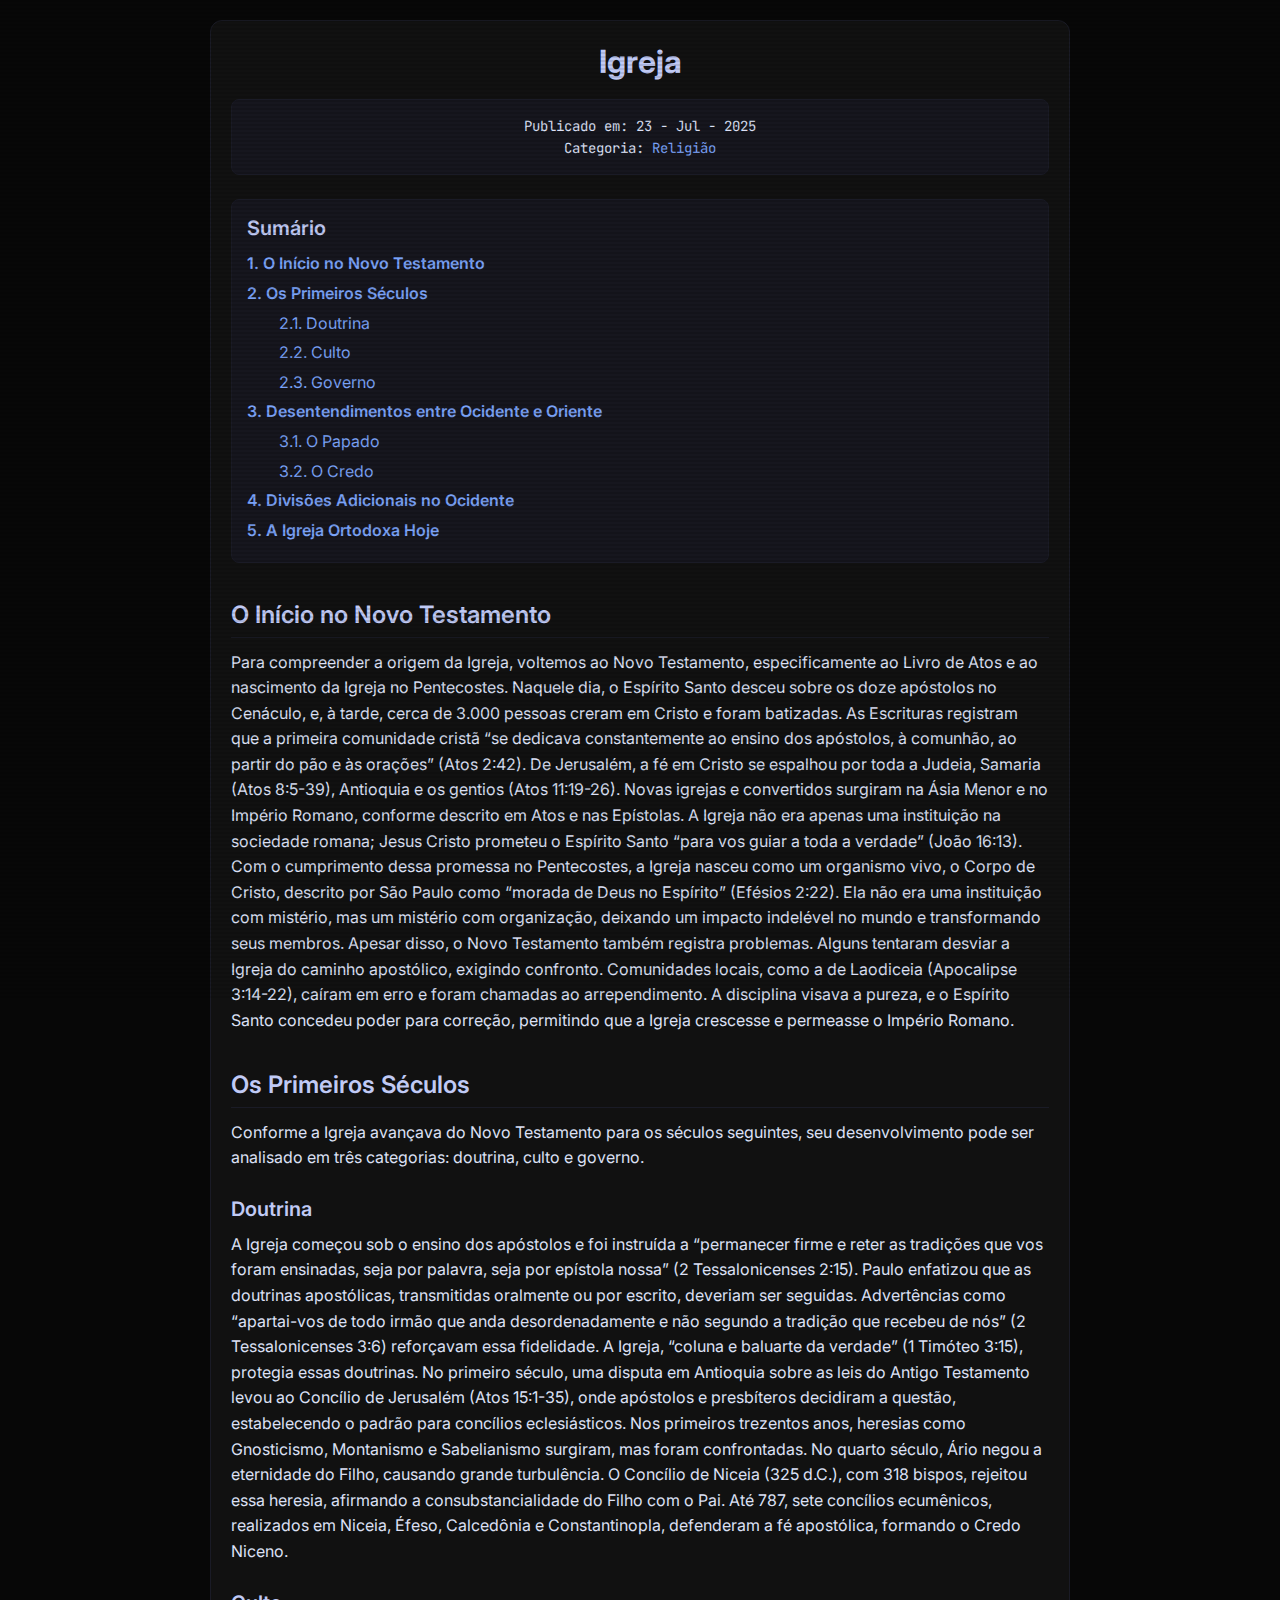
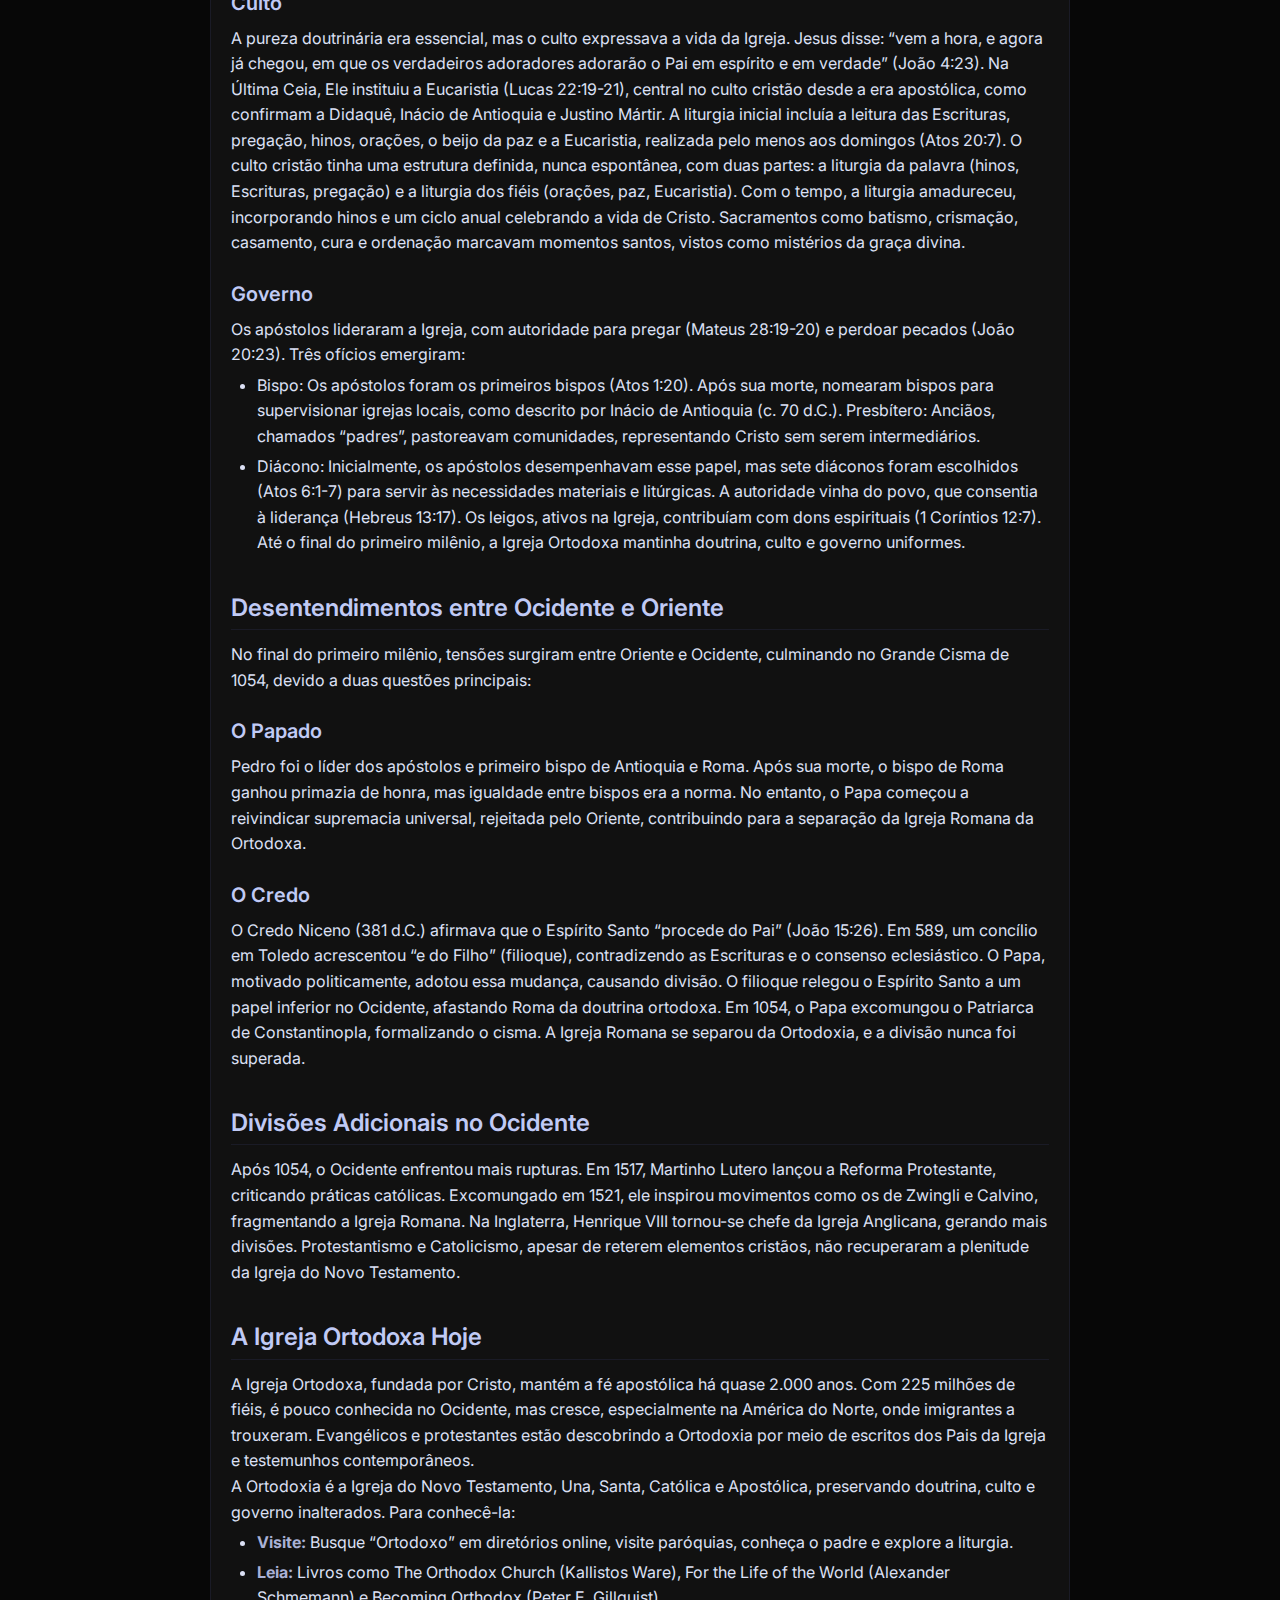
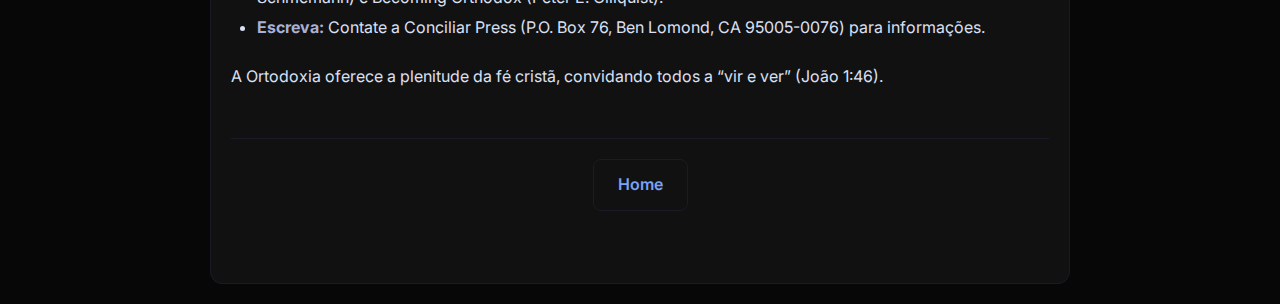
<file: artigos/igreja/index.html>
<!DOCTYPE html>
<html lang="pt-BR">

<head>
  <meta charset="UTF-8">
  <meta name="viewport" content="width=device-width, initial-scale=1.0">
  <title>Igreja - Meu Blog</title>
  <link rel="stylesheet" href="/static/style.css">
  <link rel="icon" href="/images/favicon.ico" type="image/x-icon">
</head>

<body>
  <main>
<h1><a href="/">Igreja</a></h1>

<div class="article-meta">
  <div>Publicado em: 23 - Jul - 2025</div>
  <div>
    Categoria: 
    
      
        <a href="/categorias/religiao">Religião</a>
      
    
  </div>
  
</div>

<div class="toc">
  <h2>Sumário</h2>
  <ul class="toc-list">
    
    <li class="toc-h2">
      <a href="#o-inicio-no-novo-testamento">1. O Início no Novo Testamento</a>
    </li>
    
    <li class="toc-h2">
      <a href="#os-primeiros-seculos">2. Os Primeiros Séculos</a>
    </li>
    
    <li class="toc-h3">
      <a href="#doutrina">2.1. Doutrina</a>
    </li>
    
    <li class="toc-h3">
      <a href="#culto">2.2. Culto</a>
    </li>
    
    <li class="toc-h3">
      <a href="#governo">2.3. Governo</a>
    </li>
    
    <li class="toc-h2">
      <a href="#desentendimentos-entre-ocidente-e-oriente">3. Desentendimentos entre Ocidente e Oriente</a>
    </li>
    
    <li class="toc-h3">
      <a href="#o-papado">3.1. O Papado</a>
    </li>
    
    <li class="toc-h3">
      <a href="#o-credo">3.2. O Credo</a>
    </li>
    
    <li class="toc-h2">
      <a href="#divisoes-adicionais-no-ocidente">4. Divisões Adicionais no Ocidente</a>
    </li>
    
    <li class="toc-h2">
      <a href="#a-igreja-ortodoxa-hoje">5. A Igreja Ortodoxa Hoje</a>
    </li>
    
  </ul>
</div>

<h2 id="o-inicio-no-novo-testamento">O Início no Novo Testamento</h2>
<p>Para compreender a origem da Igreja, voltemos ao Novo Testamento, especificamente ao Livro de Atos e ao nascimento da Igreja no Pentecostes. Naquele dia, o Espírito Santo desceu sobre os doze apóstolos no Cenáculo, e, à tarde, cerca de 3.000 pessoas creram em Cristo e foram batizadas. As Escrituras registram que a primeira comunidade cristã “se dedicava constantemente ao ensino dos apóstolos, à comunhão, ao partir do pão e às orações” (Atos 2:42).
De Jerusalém, a fé em Cristo se espalhou por toda a Judeia, Samaria (Atos 8:5-39), Antioquia e os gentios (Atos 11:19-26). Novas igrejas e convertidos surgiram na Ásia Menor e no Império Romano, conforme descrito em Atos e nas Epístolas. A Igreja não era apenas uma instituição na sociedade romana; Jesus Cristo prometeu o Espírito Santo “para vos guiar a toda a verdade” (João 16:13). Com o cumprimento dessa promessa no Pentecostes, a Igreja nasceu como um organismo vivo, o Corpo de Cristo, descrito por São Paulo como “morada de Deus no Espírito” (Efésios 2:22). Ela não era uma instituição com mistério, mas um mistério com organização, deixando um impacto indelével no mundo e transformando seus membros.
Apesar disso, o Novo Testamento também registra problemas. Alguns tentaram desviar a Igreja do caminho apostólico, exigindo confronto. Comunidades locais, como a de Laodiceia (Apocalipse 3:14-22), caíram em erro e foram chamadas ao arrependimento. A disciplina visava a pureza, e o Espírito Santo concedeu poder para correção, permitindo que a Igreja crescesse e permeasse o Império Romano.</p>
<h2 id="os-primeiros-seculos">Os Primeiros Séculos</h2>
<p>Conforme a Igreja avançava do Novo Testamento para os séculos seguintes, seu desenvolvimento pode ser analisado em três categorias: doutrina, culto e governo.</p>
<h3 id="doutrina">Doutrina</h3>
<p>A Igreja começou sob o ensino dos apóstolos e foi instruída a “permanecer firme e reter as tradições que vos foram ensinadas, seja por palavra, seja por epístola nossa” (2 Tessalonicenses 2:15). Paulo enfatizou que as doutrinas apostólicas, transmitidas oralmente ou por escrito, deveriam ser seguidas. Advertências como “apartai-vos de todo irmão que anda desordenadamente e não segundo a tradição que recebeu de nós” (2 Tessalonicenses 3:6) reforçavam essa fidelidade. A Igreja, “coluna e baluarte da verdade” (1 Timóteo 3:15), protegia essas doutrinas.
No primeiro século, uma disputa em Antioquia sobre as leis do Antigo Testamento levou ao Concílio de Jerusalém (Atos 15:1-35), onde apóstolos e presbíteros decidiram a questão, estabelecendo o padrão para concílios eclesiásticos. Nos primeiros trezentos anos, heresias como Gnosticismo, Montanismo e Sabelianismo surgiram, mas foram confrontadas. No quarto século, Ário negou a eternidade do Filho, causando grande turbulência. O Concílio de Niceia (325 d.C.), com 318 bispos, rejeitou essa heresia, afirmando a consubstancialidade do Filho com o Pai. Até 787, sete concílios ecumênicos, realizados em Niceia, Éfeso, Calcedônia e Constantinopla, defenderam a fé apostólica, formando o Credo Niceno.</p>
<h3 id="culto">Culto</h3>
<p>A pureza doutrinária era essencial, mas o culto expressava a vida da Igreja. Jesus disse: “vem a hora, e agora já chegou, em que os verdadeiros adoradores adorarão o Pai em espírito e em verdade” (João 4:23). Na Última Ceia, Ele instituiu a Eucaristia (Lucas 22:19-21), central no culto cristão desde a era apostólica, como confirmam a Didaquê, Inácio de Antioquia e Justino Mártir. A liturgia inicial incluía a leitura das Escrituras, pregação, hinos, orações, o beijo da paz e a Eucaristia, realizada pelo menos aos domingos (Atos 20:7).
O culto cristão tinha uma estrutura definida, nunca espontânea, com duas partes: a liturgia da palavra (hinos, Escrituras, pregação) e a liturgia dos fiéis (orações, paz, Eucaristia). Com o tempo, a liturgia amadureceu, incorporando hinos e um ciclo anual celebrando a vida de Cristo. Sacramentos como batismo, crismação, casamento, cura e ordenação marcavam momentos santos, vistos como mistérios da graça divina.</p>
<h3 id="governo">Governo</h3>
<p>Os apóstolos lideraram a Igreja, com autoridade para pregar (Mateus 28:19-20) e perdoar pecados (João 20:23). Três ofícios emergiram:</p>
<ul>
<li>Bispo: Os apóstolos foram os primeiros bispos (Atos 1:20). Após sua morte, nomearam bispos para supervisionar igrejas locais, como descrito por Inácio de Antioquia (c. 70 d.C.).
Presbítero: Anciãos, chamados “padres”, pastoreavam comunidades, representando Cristo sem serem intermediários.</li>
<li>Diácono: Inicialmente, os apóstolos desempenhavam esse papel, mas sete diáconos foram escolhidos (Atos 6:1-7) para servir às necessidades materiais e litúrgicas.
A autoridade vinha do povo, que consentia à liderança (Hebreus 13:17). Os leigos, ativos na Igreja, contribuíam com dons espirituais (1 Coríntios 12:7). Até o final do primeiro milênio, a Igreja Ortodoxa mantinha doutrina, culto e governo uniformes.</li>
</ul>
<h2 id="desentendimentos-entre-ocidente-e-oriente">Desentendimentos entre Ocidente e Oriente</h2>
<p>No final do primeiro milênio, tensões surgiram entre Oriente e Ocidente, culminando no Grande Cisma de 1054, devido a duas questões principais:</p>
<h3 id="o-papado">O Papado</h3>
<p>Pedro foi o líder dos apóstolos e primeiro bispo de Antioquia e Roma. Após sua morte, o bispo de Roma ganhou primazia de honra, mas igualdade entre bispos era a norma. No entanto, o Papa começou a reivindicar supremacia universal, rejeitada pelo Oriente, contribuindo para a separação da Igreja Romana da Ortodoxa.</p>
<h3 id="o-credo">O Credo</h3>
<p>O Credo Niceno (381 d.C.) afirmava que o Espírito Santo “procede do Pai” (João 15:26). Em 589, um concílio em Toledo acrescentou “e do Filho” (filioque), contradizendo as Escrituras e o consenso eclesiástico. O Papa, motivado politicamente, adotou essa mudança, causando divisão. O filioque relegou o Espírito Santo a um papel inferior no Ocidente, afastando Roma da doutrina ortodoxa.
Em 1054, o Papa excomungou o Patriarca de Constantinopla, formalizando o cisma. A Igreja Romana se separou da Ortodoxia, e a divisão nunca foi superada.</p>
<h2 id="divisoes-adicionais-no-ocidente">Divisões Adicionais no Ocidente</h2>
<p>Após 1054, o Ocidente enfrentou mais rupturas. Em 1517, Martinho Lutero lançou a Reforma Protestante, criticando práticas católicas. Excomungado em 1521, ele inspirou movimentos como os de Zwingli e Calvino, fragmentando a Igreja Romana. Na Inglaterra, Henrique VIII tornou-se chefe da Igreja Anglicana, gerando mais divisões. Protestantismo e Catolicismo, apesar de reterem elementos cristãos, não recuperaram a plenitude da Igreja do Novo Testamento.</p>
<h2 id="a-igreja-ortodoxa-hoje">A Igreja Ortodoxa Hoje</h2>
<p>A Igreja Ortodoxa, fundada por Cristo, mantém a fé apostólica há quase 2.000 anos. Com 225 milhões de fiéis, é pouco conhecida no Ocidente, mas cresce, especialmente na América do Norte, onde imigrantes a trouxeram. Evangélicos e protestantes estão descobrindo a Ortodoxia por meio de escritos dos Pais da Igreja e testemunhos contemporâneos.</p>
<p>A Ortodoxia é a Igreja do Novo Testamento, Una, Santa, Católica e Apostólica, preservando doutrina, culto e governo inalterados. Para conhecê-la:</p>
<ul>
<li><strong>Visite:</strong> Busque “Ortodoxo” em diretórios online, visite paróquias, conheça o padre e explore a liturgia.</li>
<li><strong>Leia:</strong> Livros como The Orthodox Church (Kallistos Ware), For the Life of the World (Alexander Schmemann) e Becoming Orthodox (Peter E. Gillquist).</li>
<li><strong>Escreva:</strong> Contate a Conciliar Press (P.O. Box 76, Ben Lomond, CA 95005-0076) para informações.</li>
</ul>
<p>A Ortodoxia oferece a plenitude da fé cristã, convidando todos a “vir e ver” (João 1:46).</p>

<div class="home-link">
  <a href="/">Home</a>
</div>
</main>
</body>

</html>
</file>
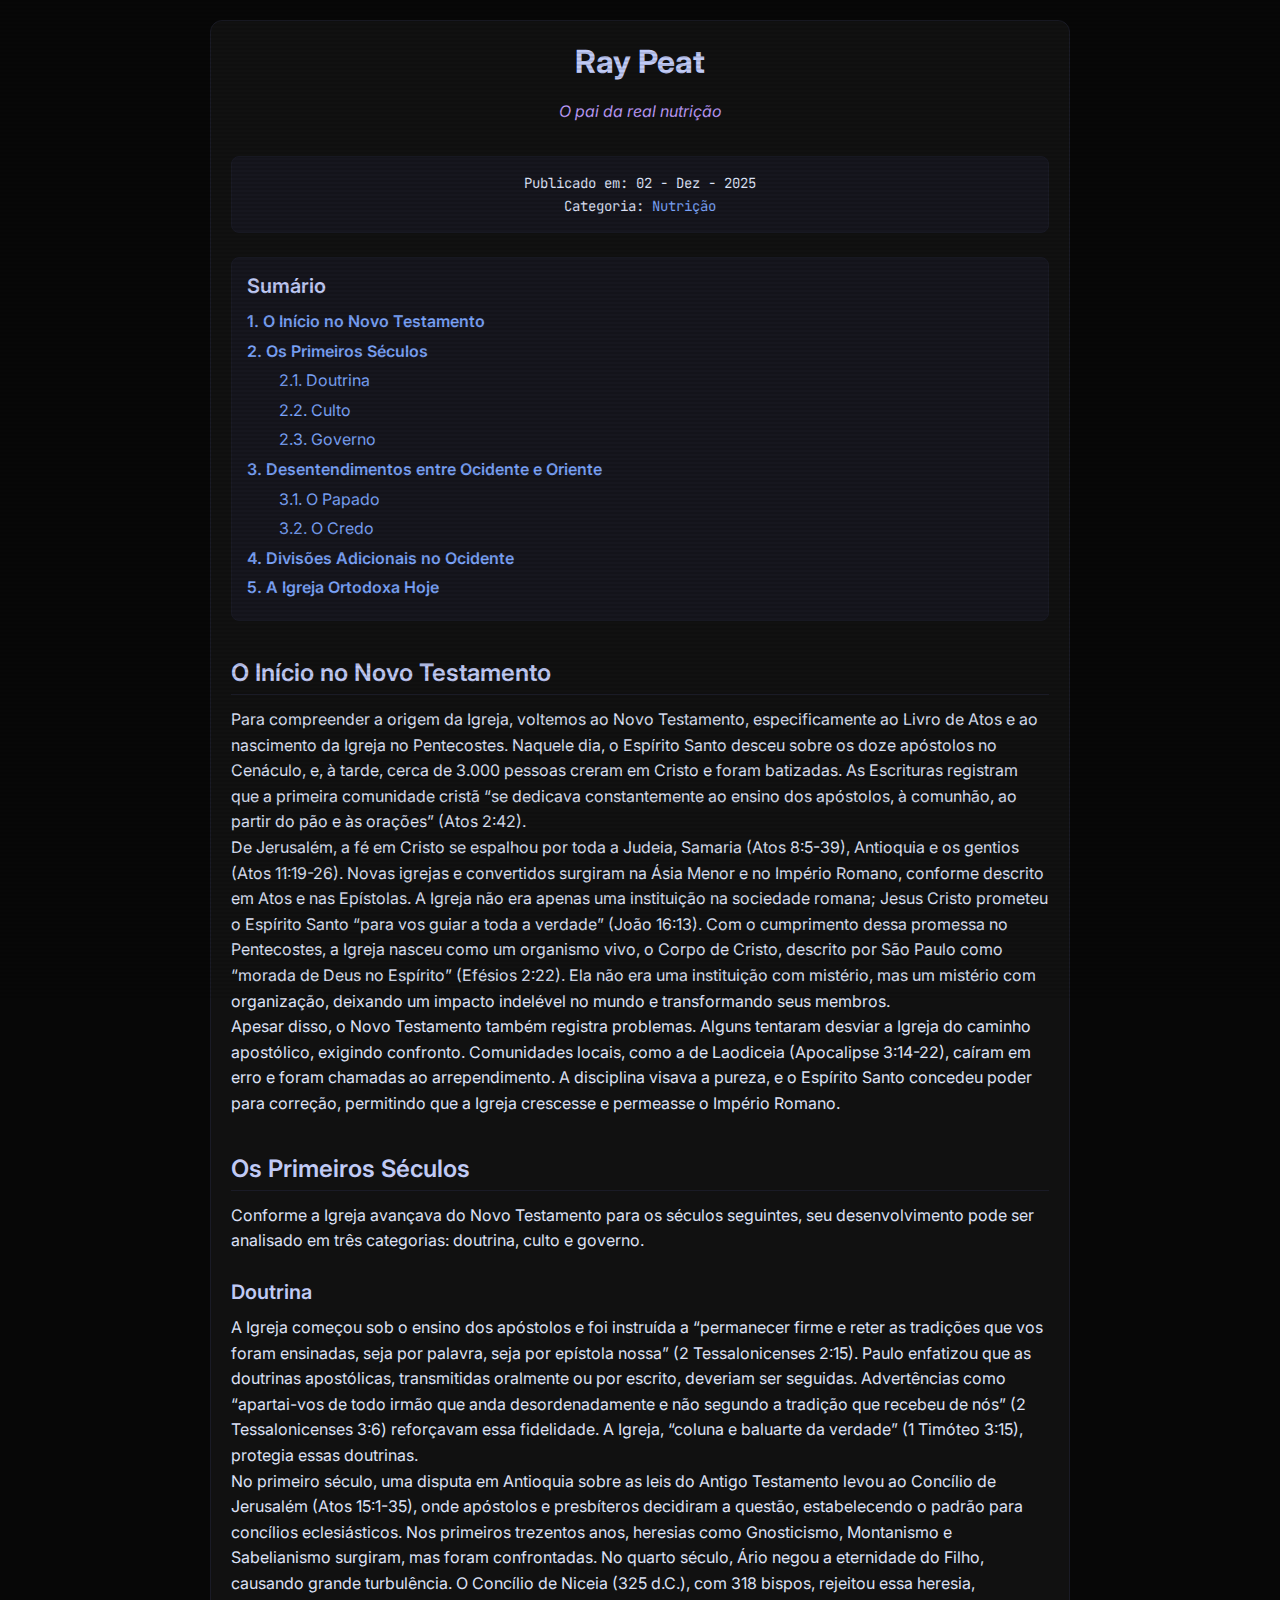
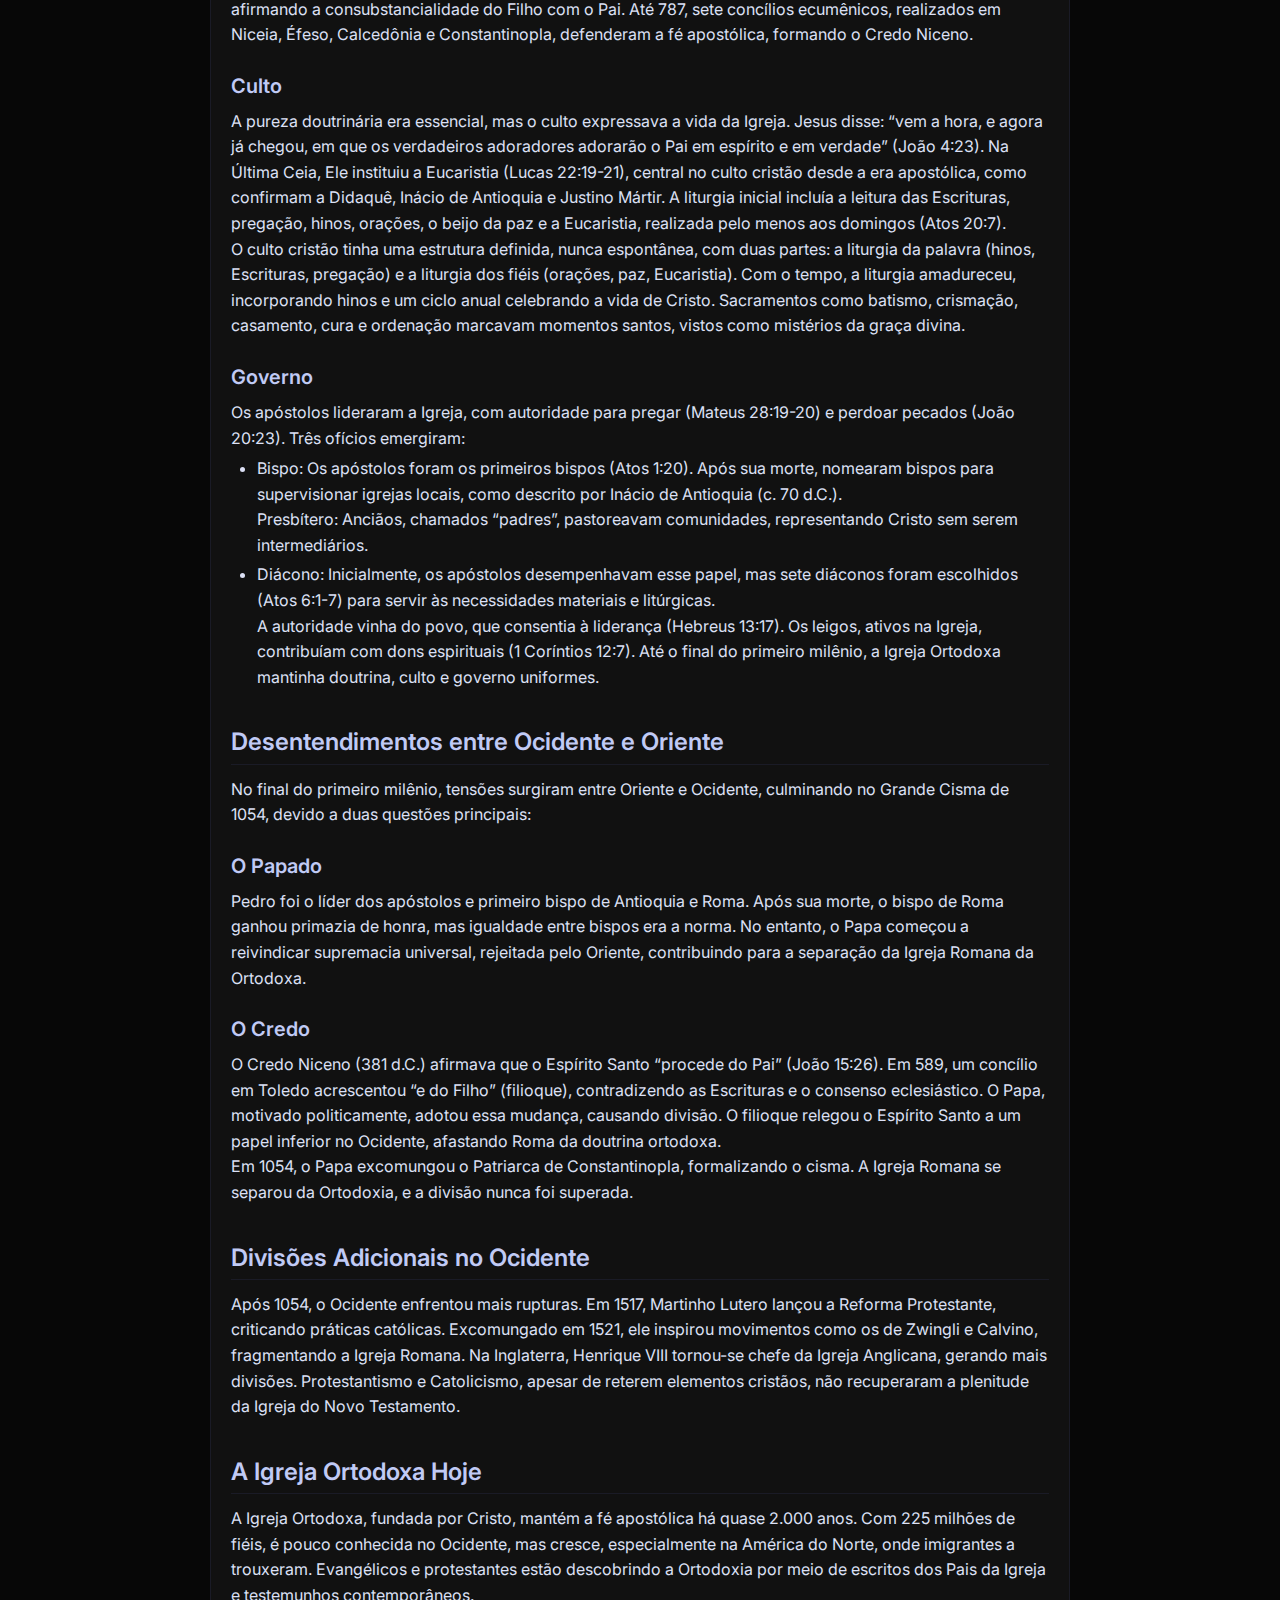
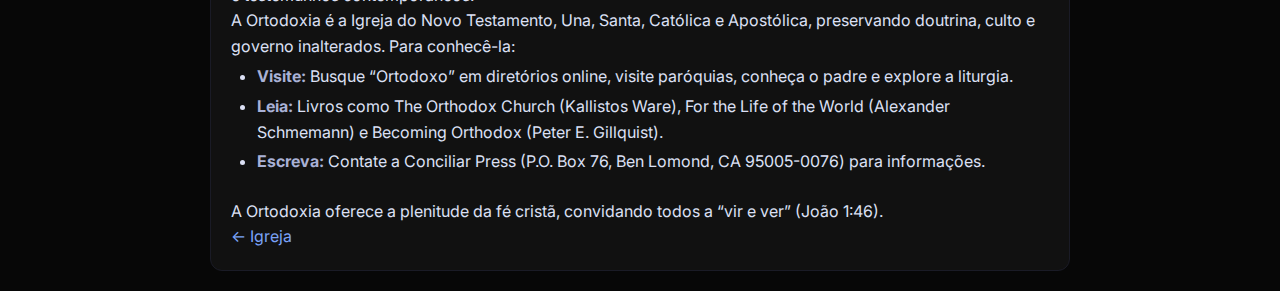
<file: artigos/nutricao/index.html>
<!DOCTYPE html>
<html lang="pt-BR">

<head>
  <meta charset="UTF-8">
  <meta name="viewport" content="width=device-width, initial-scale=1.0">
  <title>Ray Peat - Meu Blog</title>
  <link rel="stylesheet" href="/static/style.css">
  <link rel="icon" href="/images/favicon.ico" type="image/x-icon">
</head>

<body>
  <main>
<h1><a href="/">Ray Peat</a></h1>


<p class="subtitle"><em>O pai da real nutrição</em></p>


<div class="article-meta">
  <div>Publicado em: 02 - Dez - 2025</div>
  <div>
    Categoria: 
    
      
        <a href="/categorias/nutricao">Nutrição</a>
      
    
  </div>
  
</div>


<div class="toc">
  <h2>Sumário</h2>
  <ul class="toc-list">
    
    <li class="toc-h2">
      <a href="#o-inicio-no-novo-testamento">1. O Início no Novo Testamento</a>
    </li>
    
    <li class="toc-h2">
      <a href="#os-primeiros-seculos">2. Os Primeiros Séculos</a>
    </li>
    
    <li class="toc-h3">
      <a href="#doutrina">2.1. Doutrina</a>
    </li>
    
    <li class="toc-h3">
      <a href="#culto">2.2. Culto</a>
    </li>
    
    <li class="toc-h3">
      <a href="#governo">2.3. Governo</a>
    </li>
    
    <li class="toc-h2">
      <a href="#desentendimentos-entre-ocidente-e-oriente">3. Desentendimentos entre Ocidente e Oriente</a>
    </li>
    
    <li class="toc-h3">
      <a href="#o-papado">3.1. O Papado</a>
    </li>
    
    <li class="toc-h3">
      <a href="#o-credo">3.2. O Credo</a>
    </li>
    
    <li class="toc-h2">
      <a href="#divisoes-adicionais-no-ocidente">4. Divisões Adicionais no Ocidente</a>
    </li>
    
    <li class="toc-h2">
      <a href="#a-igreja-ortodoxa-hoje">5. A Igreja Ortodoxa Hoje</a>
    </li>
    
  </ul>
</div>


<h2 id="o-inicio-no-novo-testamento">O Início no Novo Testamento</h2>
<p>Para compreender a origem da Igreja, voltemos ao Novo Testamento, especificamente ao Livro de Atos e ao nascimento da Igreja no Pentecostes. Naquele dia, o Espírito Santo desceu sobre os doze apóstolos no Cenáculo, e, à tarde, cerca de 3.000 pessoas creram em Cristo e foram batizadas. As Escrituras registram que a primeira comunidade cristã “se dedicava constantemente ao ensino dos apóstolos, à comunhão, ao partir do pão e às orações” (Atos 2:42).<br/>
De Jerusalém, a fé em Cristo se espalhou por toda a Judeia, Samaria (Atos 8:5-39), Antioquia e os gentios (Atos 11:19-26). Novas igrejas e convertidos surgiram na Ásia Menor e no Império Romano, conforme descrito em Atos e nas Epístolas. A Igreja não era apenas uma instituição na sociedade romana; Jesus Cristo prometeu o Espírito Santo “para vos guiar a toda a verdade” (João 16:13). Com o cumprimento dessa promessa no Pentecostes, a Igreja nasceu como um organismo vivo, o Corpo de Cristo, descrito por São Paulo como “morada de Deus no Espírito” (Efésios 2:22). Ela não era uma instituição com mistério, mas um mistério com organização, deixando um impacto indelével no mundo e transformando seus membros.<br/>
Apesar disso, o Novo Testamento também registra problemas. Alguns tentaram desviar a Igreja do caminho apostólico, exigindo confronto. Comunidades locais, como a de Laodiceia (Apocalipse 3:14-22), caíram em erro e foram chamadas ao arrependimento. A disciplina visava a pureza, e o Espírito Santo concedeu poder para correção, permitindo que a Igreja crescesse e permeasse o Império Romano.</p>
<h2 id="os-primeiros-seculos">Os Primeiros Séculos</h2>
<p>Conforme a Igreja avançava do Novo Testamento para os séculos seguintes, seu desenvolvimento pode ser analisado em três categorias: doutrina, culto e governo.</p>
<h3 id="doutrina">Doutrina</h3>
<p>A Igreja começou sob o ensino dos apóstolos e foi instruída a “permanecer firme e reter as tradições que vos foram ensinadas, seja por palavra, seja por epístola nossa” (2 Tessalonicenses 2:15). Paulo enfatizou que as doutrinas apostólicas, transmitidas oralmente ou por escrito, deveriam ser seguidas. Advertências como “apartai-vos de todo irmão que anda desordenadamente e não segundo a tradição que recebeu de nós” (2 Tessalonicenses 3:6) reforçavam essa fidelidade. A Igreja, “coluna e baluarte da verdade” (1 Timóteo 3:15), protegia essas doutrinas.<br/>
No primeiro século, uma disputa em Antioquia sobre as leis do Antigo Testamento levou ao Concílio de Jerusalém (Atos 15:1-35), onde apóstolos e presbíteros decidiram a questão, estabelecendo o padrão para concílios eclesiásticos. Nos primeiros trezentos anos, heresias como Gnosticismo, Montanismo e Sabelianismo surgiram, mas foram confrontadas. No quarto século, Ário negou a eternidade do Filho, causando grande turbulência. O Concílio de Niceia (325 d.C.), com 318 bispos, rejeitou essa heresia, afirmando a consubstancialidade do Filho com o Pai. Até 787, sete concílios ecumênicos, realizados em Niceia, Éfeso, Calcedônia e Constantinopla, defenderam a fé apostólica, formando o Credo Niceno.</p>
<h3 id="culto">Culto</h3>
<p>A pureza doutrinária era essencial, mas o culto expressava a vida da Igreja. Jesus disse: “vem a hora, e agora já chegou, em que os verdadeiros adoradores adorarão o Pai em espírito e em verdade” (João 4:23). Na Última Ceia, Ele instituiu a Eucaristia (Lucas 22:19-21), central no culto cristão desde a era apostólica, como confirmam a Didaquê, Inácio de Antioquia e Justino Mártir. A liturgia inicial incluía a leitura das Escrituras, pregação, hinos, orações, o beijo da paz e a Eucaristia, realizada pelo menos aos domingos (Atos 20:7).<br/>
O culto cristão tinha uma estrutura definida, nunca espontânea, com duas partes: a liturgia da palavra (hinos, Escrituras, pregação) e a liturgia dos fiéis (orações, paz, Eucaristia). Com o tempo, a liturgia amadureceu, incorporando hinos e um ciclo anual celebrando a vida de Cristo. Sacramentos como batismo, crismação, casamento, cura e ordenação marcavam momentos santos, vistos como mistérios da graça divina.</p>
<h3 id="governo">Governo</h3>
<p>Os apóstolos lideraram a Igreja, com autoridade para pregar (Mateus 28:19-20) e perdoar pecados (João 20:23). Três ofícios emergiram:</p>
<ul>
<li>Bispo: Os apóstolos foram os primeiros bispos (Atos 1:20). Após sua morte, nomearam bispos para supervisionar igrejas locais, como descrito por Inácio de Antioquia (c. 70 d.C.).<br/>
Presbítero: Anciãos, chamados “padres”, pastoreavam comunidades, representando Cristo sem serem intermediários.</li>
<li>Diácono: Inicialmente, os apóstolos desempenhavam esse papel, mas sete diáconos foram escolhidos (Atos 6:1-7) para servir às necessidades materiais e litúrgicas.<br/>
A autoridade vinha do povo, que consentia à liderança (Hebreus 13:17). Os leigos, ativos na Igreja, contribuíam com dons espirituais (1 Coríntios 12:7). Até o final do primeiro milênio, a Igreja Ortodoxa mantinha doutrina, culto e governo uniformes.</li>
</ul>
<h2 id="desentendimentos-entre-ocidente-e-oriente">Desentendimentos entre Ocidente e Oriente</h2>
<p>No final do primeiro milênio, tensões surgiram entre Oriente e Ocidente, culminando no Grande Cisma de 1054, devido a duas questões principais:</p>
<h3 id="o-papado">O Papado</h3>
<p>Pedro foi o líder dos apóstolos e primeiro bispo de Antioquia e Roma. Após sua morte, o bispo de Roma ganhou primazia de honra, mas igualdade entre bispos era a norma. No entanto, o Papa começou a reivindicar supremacia universal, rejeitada pelo Oriente, contribuindo para a separação da Igreja Romana da Ortodoxa.</p>
<h3 id="o-credo">O Credo</h3>
<p>O Credo Niceno (381 d.C.) afirmava que o Espírito Santo “procede do Pai” (João 15:26). Em 589, um concílio em Toledo acrescentou “e do Filho” (filioque), contradizendo as Escrituras e o consenso eclesiástico. O Papa, motivado politicamente, adotou essa mudança, causando divisão. O filioque relegou o Espírito Santo a um papel inferior no Ocidente, afastando Roma da doutrina ortodoxa.<br/>
Em 1054, o Papa excomungou o Patriarca de Constantinopla, formalizando o cisma. A Igreja Romana se separou da Ortodoxia, e a divisão nunca foi superada.</p>
<h2 id="divisoes-adicionais-no-ocidente">Divisões Adicionais no Ocidente</h2>
<p>Após 1054, o Ocidente enfrentou mais rupturas. Em 1517, Martinho Lutero lançou a Reforma Protestante, criticando práticas católicas. Excomungado em 1521, ele inspirou movimentos como os de Zwingli e Calvino, fragmentando a Igreja Romana. Na Inglaterra, Henrique VIII tornou-se chefe da Igreja Anglicana, gerando mais divisões. Protestantismo e Catolicismo, apesar de reterem elementos cristãos, não recuperaram a plenitude da Igreja do Novo Testamento.</p>
<h2 id="a-igreja-ortodoxa-hoje">A Igreja Ortodoxa Hoje</h2>
<p>A Igreja Ortodoxa, fundada por Cristo, mantém a fé apostólica há quase 2.000 anos. Com 225 milhões de fiéis, é pouco conhecida no Ocidente, mas cresce, especialmente na América do Norte, onde imigrantes a trouxeram. Evangélicos e protestantes estão descobrindo a Ortodoxia por meio de escritos dos Pais da Igreja e testemunhos contemporâneos.</p>
<p>A Ortodoxia é a Igreja do Novo Testamento, Una, Santa, Católica e Apostólica, preservando doutrina, culto e governo inalterados. Para conhecê-la:</p>
<ul>
<li><strong>Visite:</strong> Busque “Ortodoxo” em diretórios online, visite paróquias, conheça o padre e explore a liturgia.</li>
<li><strong>Leia:</strong> Livros como The Orthodox Church (Kallistos Ware), For the Life of the World (Alexander Schmemann) e Becoming Orthodox (Peter E. Gillquist).</li>
<li><strong>Escreva:</strong> Contate a Conciliar Press (P.O. Box 76, Ben Lomond, CA 95005-0076) para informações.</li>
</ul>
<p>A Ortodoxia oferece a plenitude da fé cristã, convidando todos a “vir e ver” (João 1:46).</p>

<nav class="article-navigation">
  <div class="nav-previous">
    
    <a href="/artigos/igreja">← Igreja</a>
    
  </div>
  <div class="nav-next">
    
  </div>
</nav>
</main>
</body>

</html>
</file>
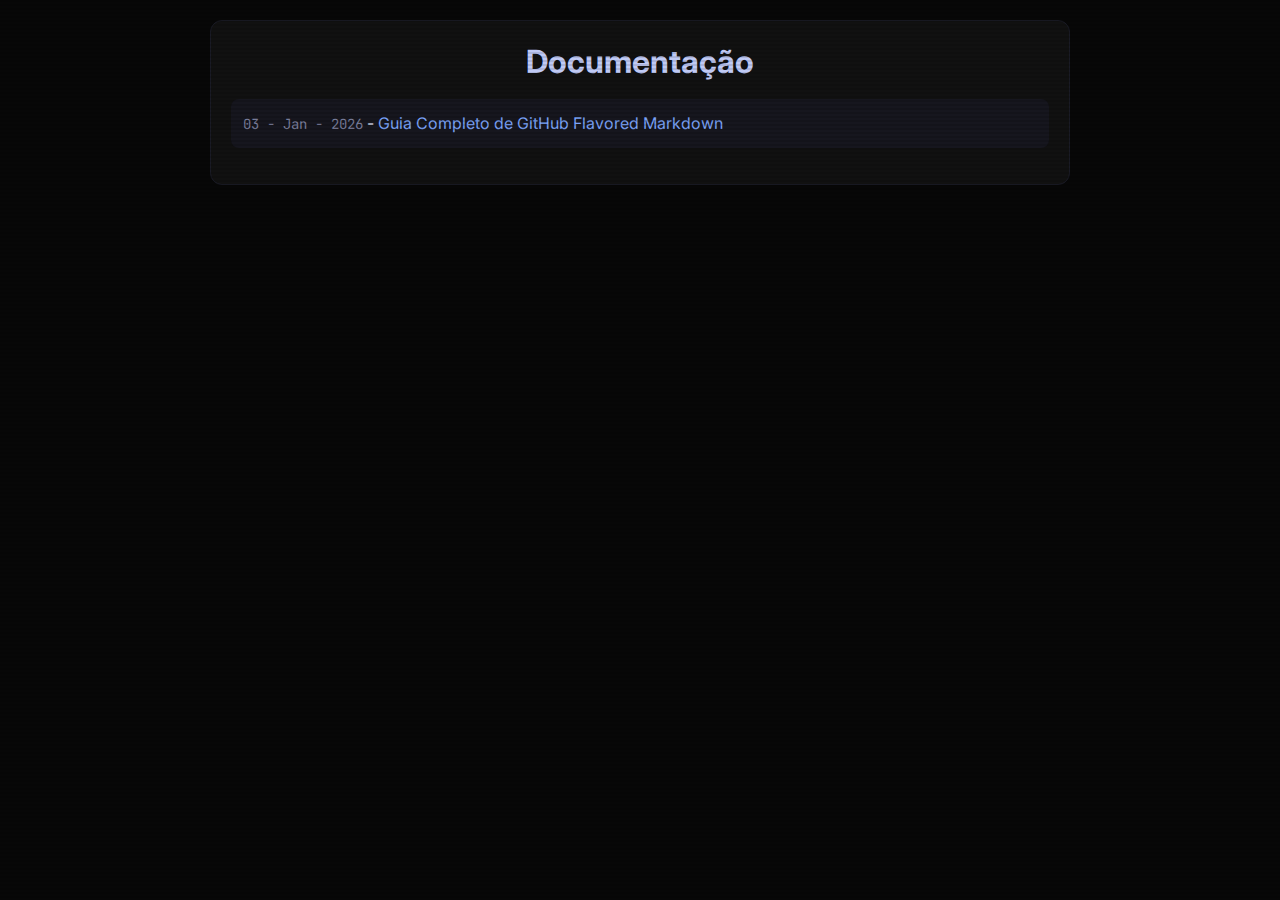
<file: categorias/documentacao/index.html>
<!DOCTYPE html>
<html lang="pt-BR">

<head>
  <meta charset="UTF-8">
  <meta name="viewport" content="width=device-width, initial-scale=1.0">
  <title>Documentação - Meu Blog</title>
  <link rel="stylesheet" href="/static/style.css">
  <link rel="icon" href="/images/favicon.ico" type="image/x-icon">
</head>

<body>
  <main>
<h1><a href="/" id="tag_documentacao">Documentação</a></h1>
<ul class="article-list"><li><span class="article-date">03 - Jan - 2026</span> - <a href="/artigos/gfm_complete_example">Guia Completo de GitHub Flavored Markdown</a></li></ul>
</main>
</body>

</html>
</file>
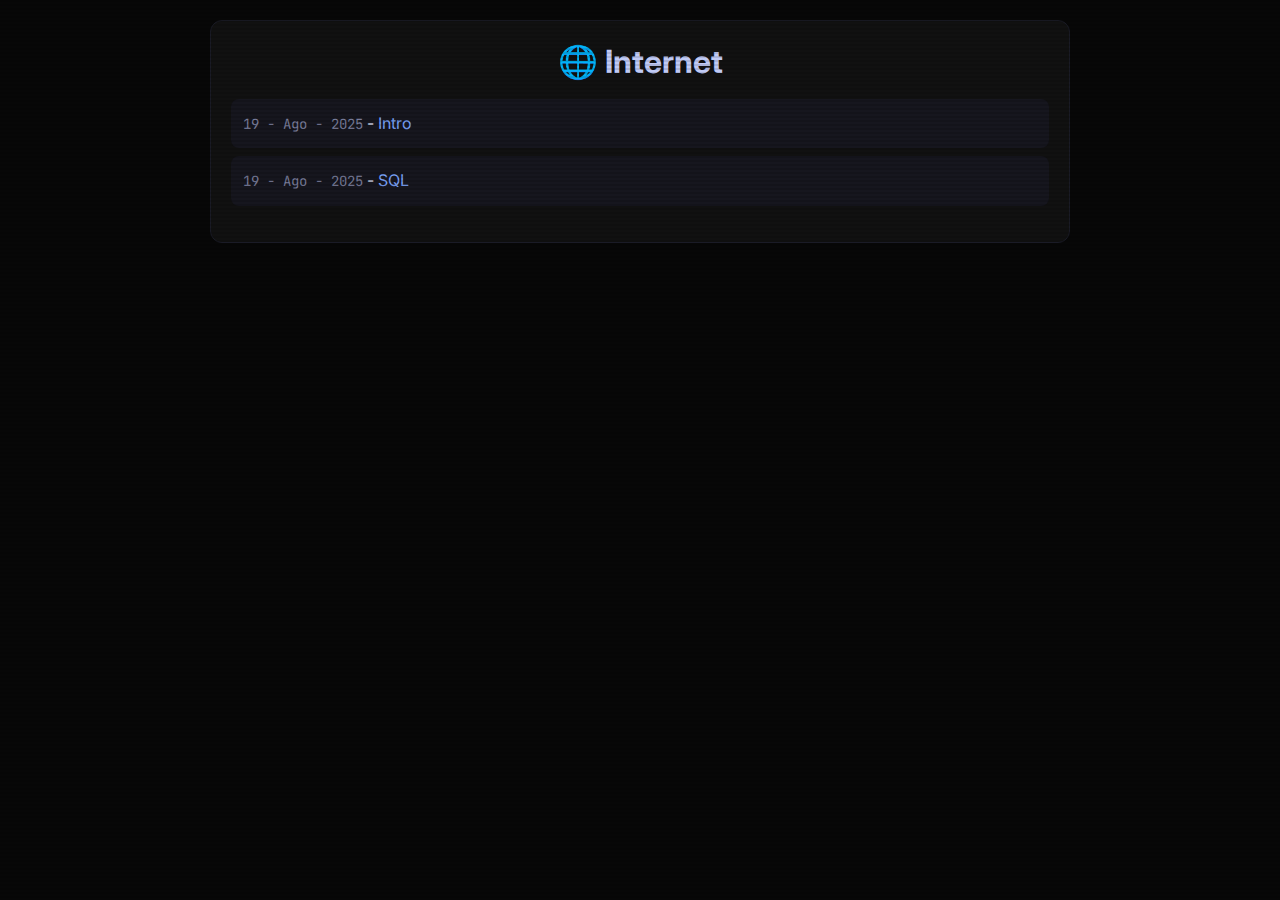
<file: categorias/internet/index.html>
<!DOCTYPE html>
<html lang="pt-BR">

<head>
  <meta charset="UTF-8">
  <meta name="viewport" content="width=device-width, initial-scale=1.0">
  <title>Internet - Meu Blog</title>
  <link rel="stylesheet" href="/static/style.css">
  <link rel="icon" href="/images/favicon.ico" type="image/x-icon">
</head>

<body>
  <main>
<h1><a href="/" id="tag_internet">Internet</a></h1>
<ul class="article-list"><li><span class="article-date">19 - Ago - 2025</span> - <a href="/series/ia-basica/sql">Intro</a></li><li><span class="article-date">19 - Ago - 2025</span> - <a href="/series/sql-basico/sql">SQL</a></li></ul>
</main>
</body>

</html>
</file>
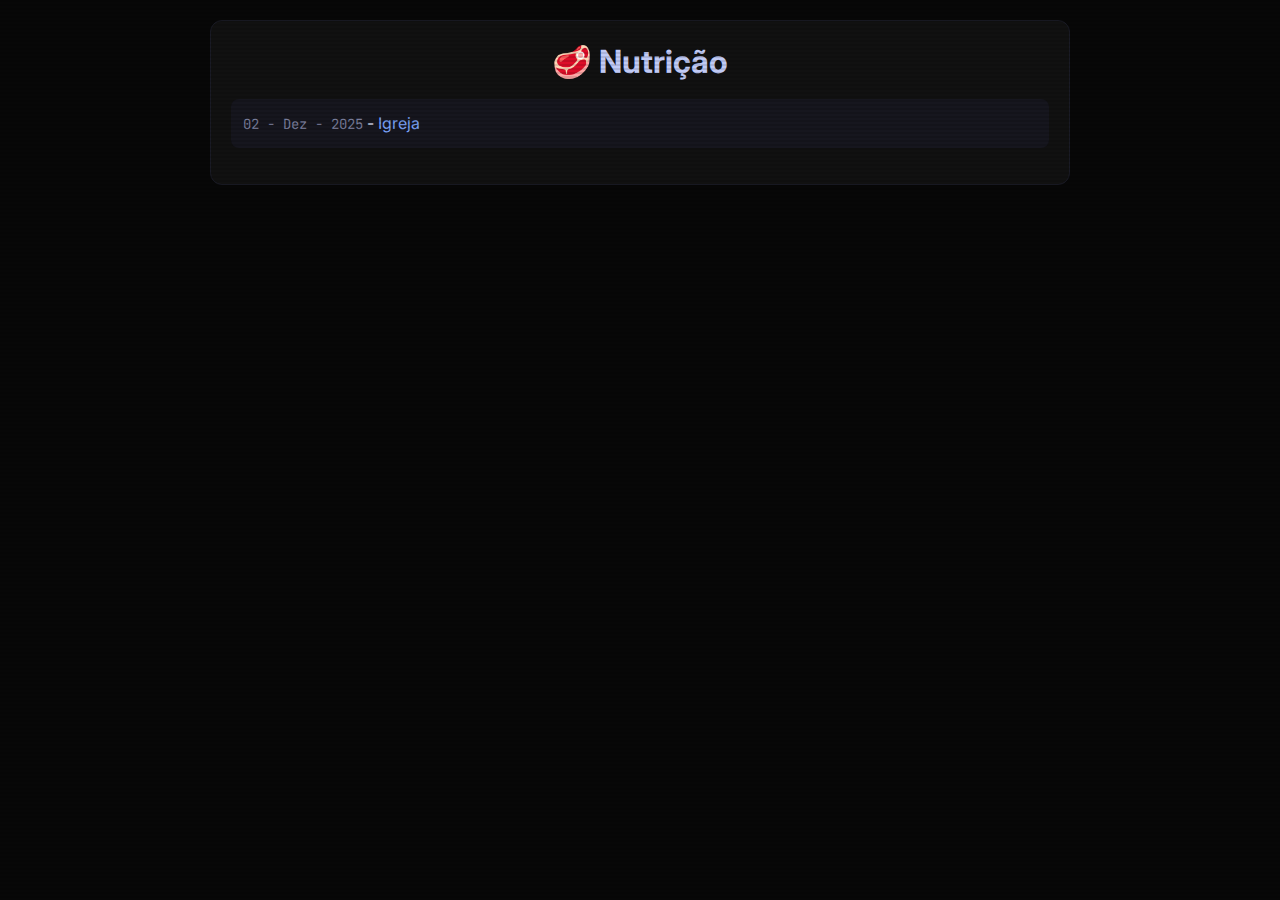
<file: categorias/nutricao/index.html>
<!DOCTYPE html>
<html lang="pt-BR">

<head>
  <meta charset="UTF-8">
  <meta name="viewport" content="width=device-width, initial-scale=1.0">
  <title>Nutrição - Meu Blog</title>
  <link rel="stylesheet" href="/static/style.css">
  <link rel="icon" href="/images/favicon.ico" type="image/x-icon">
</head>

<body>
  <main>
<h1><a href="/" id="tag_nutricao">Nutrição</a></h1>
<ul class="article-list"><li><span class="article-date">02 - Dez - 2025</span> - <a href="/artigos/nutricao">Igreja</a></li></ul>
</main>
</body>

</html>
</file>
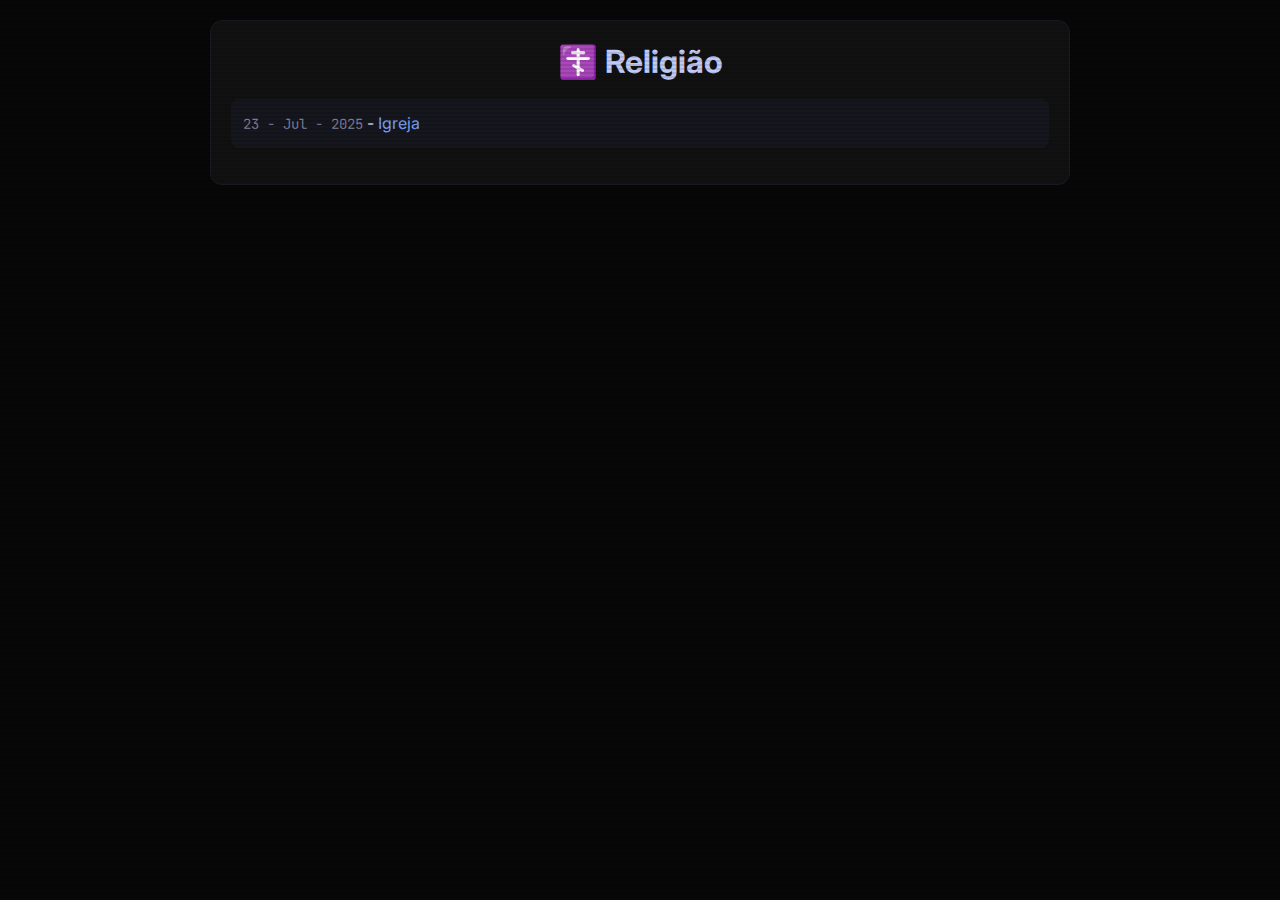
<file: categorias/religiao/index.html>
<!DOCTYPE html>
<html lang="pt-BR">

<head>
  <meta charset="UTF-8">
  <meta name="viewport" content="width=device-width, initial-scale=1.0">
  <title>Religião - Meu Blog</title>
  <link rel="stylesheet" href="/static/style.css">
  <link rel="icon" href="/images/favicon.ico" type="image/x-icon">
</head>

<body>
  <main>
<h1><a href="/" id="tag_religiao">Religião</a></h1>
<ul class="article-list"><li><span class="article-date">23 - Jul - 2025</span> - <a href="/artigos/igreja">Igreja</a></li></ul>
</main>
</body>

</html>
</file>
<file: static/style.css>
@import url('https://fonts.googleapis.com/css2?family=Inter:wght@400;600;700&family=JetBrains+Mono&display=swap');

* {
  margin: 0;
  padding: 0;
  box-sizing: border-box;
}

body {
  font-family: 'Inter', Arial, sans-serif;
  font-size: 16px;
  line-height: 1.6;
  color: #dce0f5;
  background: #070707;
  max-width: 900px;
  margin: 20px auto;
}

main {
  background: #111;
  border: 1px solid #1a1b26;
  border-radius: 12px;
  padding: 20px;
  margin: 0 20px;
}

/* Efeito VHS */
body::before {
  content: "";
  position: fixed;
  inset: -100px 0;
  background: repeating-linear-gradient(to bottom, transparent 0, rgba(0, 0, 0, .21) 1px, transparent 2px, transparent 4px);
  pointer-events: none;
  z-index: 9999;
  animation: vhs 8s linear infinite;
}

@keyframes vhs {
  to {
    transform: translateY(100px);
  }
}

/* Títulos */
h1,
h2,
h3,
h4,
h5,
h6 {
  font-weight: 600;
  line-height: 1.3;
  color: #c0caf5;
}

h1 {
  font-size: 2em;
  font-weight: 700;
  text-align: center;
  margin-bottom: 0.5em;
}

h2 {
  font-size: 1.5em;
  margin: 1.5em 0 0.5em;
  border-bottom: 1px solid #1a1b26;
  padding-bottom: 0.25em;
}

h3 {
  font-size: 1.25em;
  margin: 1.25em 0 0.5em;
}

h4 {
  font-size: 1.1em;
  margin: 1em 0 0.5em;
}

/* Links */
a {
  color: #7aa2f7;
  text-decoration: none;
  transition: color .2s;
}

a:hover {
  color: #7dcfff;
  text-decoration: underline;
}

a:visited {
  color: #bb9af7;
}

h1 a {
  color: #c0caf5;
  text-decoration: none;
}

h1 a:hover {
  color: #7dcfff;
  text-decoration: none;
}

/* Texto */
.subtitle {
  font-style: italic;
  text-align: center;
  color: #787c99;
  margin-bottom: 2em;
  display: block;
}

strong,
b {
  color: #a9b1d6;
}

em,
i {
  color: #bb9af7;
}

del,
s {
  color: #565f89;
}

mark {
  background: rgba(224, 175, 104, .25);
  color: #e0af68;
  padding: 2px 4px;
  border-radius: 3px;
}

/* Código */
code {
  font-family: 'JetBrains Mono', monospace;
  background: #16161e;
  border-radius: 4px;
  padding: 2px 6px;
  font-size: 0.9em;
  color: #9ece6a;
}

pre {
  font-family: 'JetBrains Mono', monospace;
  background: #16161e;
  border-radius: 8px;
  padding: 15px;
  overflow-x: auto;
  margin: 1em 0;
  border: 1px solid #1a1b26;
}

pre code {
  background: none;
  padding: 0;
  color: #dce0f5;
  font-size: 0.875em;
}

/* Listas */
ul,
ol {
  margin: 0.3em 0 1.5em;
  padding-left: 1.6em;
}

li {
  margin: 0.25em 0;
}

ul ul,
ul ol,
ol ul,
ol ol {
  margin: 0.25em 0;
}

/* Citações */
blockquote {
  border-left: 3px solid #bb9af7;
  border-radius: 0 6px 6px 0;
  padding: 10px 15px;
  margin: 1.5em 0;
  color: #9aa5ce;
  background: rgba(187, 154, 247, .03);
}

blockquote> :first-child {
  margin-top: 0;
}

blockquote> :last-child {
  margin-bottom: 0;
}

/* Tabelas */
table {
  border-collapse: collapse;
  width: 100%;
  margin: 1.5em 0;
  background: #16161e;
  border-radius: 8px;
  overflow: hidden;
}

thead {
  background: #1a1b26;
}

th {
  font-weight: 600;
  color: #c0caf5;
  padding: 12px;
  text-align: left;
  border-bottom: 2px solid #2f334d;
}

td {
  padding: 12px;
  border-bottom: 1px solid #1a1b26;
}

tr:last-child td {
  border-bottom: none;
}

tr:hover {
  background: rgba(122, 162, 247, .05);
}

th[align="center"],
td[align="center"] {
  text-align: center;
}

th[align="right"],
td[align="right"] {
  text-align: right;
}

/* Imagens */
figure {
  margin: 1.5em auto;
  max-width: 600px;
  text-align: center;
}

figure img {
  width: 100%;
  height: auto;
  border: 1px solid #1a1b26;
}

figcaption {
  margin-top: 0.5em;
  font-size: 0.875em;
  color: #787c99;
  font-style: italic;
}

img {
  max-width: 100%;
  height: auto;
}

/* Linha horizontal */
hr {
  border: none;
  border-top: 1px solid #1a1b26;
  margin: 2em 0;
}

/* Metadados do artigo */
.article-date {
  font-family: 'JetBrains Mono', monospace;
  color: #787c99;
  font-size: 0.875em;
}

.article-meta {
  text-align: center;
  padding: 15px;
  border-radius: 8px;
  background: #16161e;
  margin: 1em 0;
  font-size: 0.875em;
  border: 1px solid #1a1b26;
}

.article-meta div {
  font-family: 'JetBrains Mono', monospace;
}

/* Navegação */
.home-link {
  text-align: center;
  margin: 3em 0 2em;
  padding: 20px;
  border-top: 1px solid #1a1b26;
}

.home-link a {
  display: inline-block;
  padding: 12px 24px;
  border-radius: 8px;
  color: #7aa2f7;
  font-weight: 600;
  border: 1px solid #1a1b26;
}

.home-link a:hover {
  background: #1a1b26;
  color: #7dcfff;
  transform: translateY(-2px);
  border-color: #7aa2f7;
}

/* Listas de conteúdo */
.article-list,
.page-list,
.series-list {
  list-style: none;
  padding: 0;
  margin: 1em 0;
}

.article-list li,
.page-list li,
.series-list li {
  margin: 0.5em 0;
  padding: 12px;
  border-radius: 8px;
  background: #16161e;
  transition: background .2s;
}

.article-list li:hover,
.page-list li:hover,
.series-list li:hover {
  background: #1a1b26;
}

/* Categorias */
.category-list {
  list-style: none;
  padding: 0;
  margin: 1em 0;
}

.category-list li {
  display: inline-block;
  border-radius: 8px;
  background: #16161e;
  padding: 10px 15px;
  margin: 0 8px 8px 0;
  transition: background .2s;
  border: 1px solid #1a1b26;
}

.category-list li:hover {
  background: #1a1b26;
}

/* Emojis das categorias */
#tag_economia::before {
  content: "📈 ";
}

#tag_grana::before {
  content: "💸 ";
}

#tag_tecnologia::before {
  content: "💻 ";
}

#tag_religiao::before {
  content: "☦️ ";
}

#tag_academia::before {
  content: "🏋️‍♂️ ";
}

#tag_filosofia::before {
  content: "🏛️ ";
}

#tag_internet::before {
  content: "🌐 ";
}

#tag_vida::before {
  content: "⏳ ";
}

#tag_nutricao::before {
  content: "🥩 ";
}

/* TOC (Table of Contents) */
.toc {
  background: #16161e;
  border-radius: 8px;
  padding: 15px;
  margin: 1.5em 0;
  border: 1px solid #1a1b26;
}

.toc h2 {
  font-size: 1.25em;
  margin: 0 0 0.5em;
  border: none;
  padding-bottom: 0;
}

.toc-list {
  list-style: none;
  padding: 0;
  margin: 0;
}

.toc-list li {
  margin: 0.25em 0;
}

.toc-list a {
  color: #7aa2f7;
  text-decoration: none;
}

.toc-list a:hover {
  color: #7dcfff;
  text-decoration: underline;
}

.toc-list .toc-h2 {
  padding-left: 0;
  font-weight: 600;
}

.toc-list .toc-h3 {
  padding-left: 2em;
}

.toc-list .toc-h4 {
  padding-left: 4em;
}

/* Botões */
.buttons {
  display: flex;
  flex-wrap: wrap;
  justify-content: center;
  align-items: center;
}

.buttons a {
  display: block;
  line-height: 0;
}

.buttons figcaption {
  display: none;
}

/* Responsivo */
@media (max-width: 768px) {
  body {
    margin: 10px auto;
    font-size: 15px;
  }

  main {
    margin: 0 10px;
    padding: 15px;
  }

  h1 {
    font-size: 1.75em;
  }

  h2 {
    font-size: 1.35em;
  }

  .category-list li {
    display: block;
    margin: 0 0 8px;
  }

  table {
    font-size: 0.875em;
  }

  th,
  td {
    padding: 8px;
  }
}
</file>
